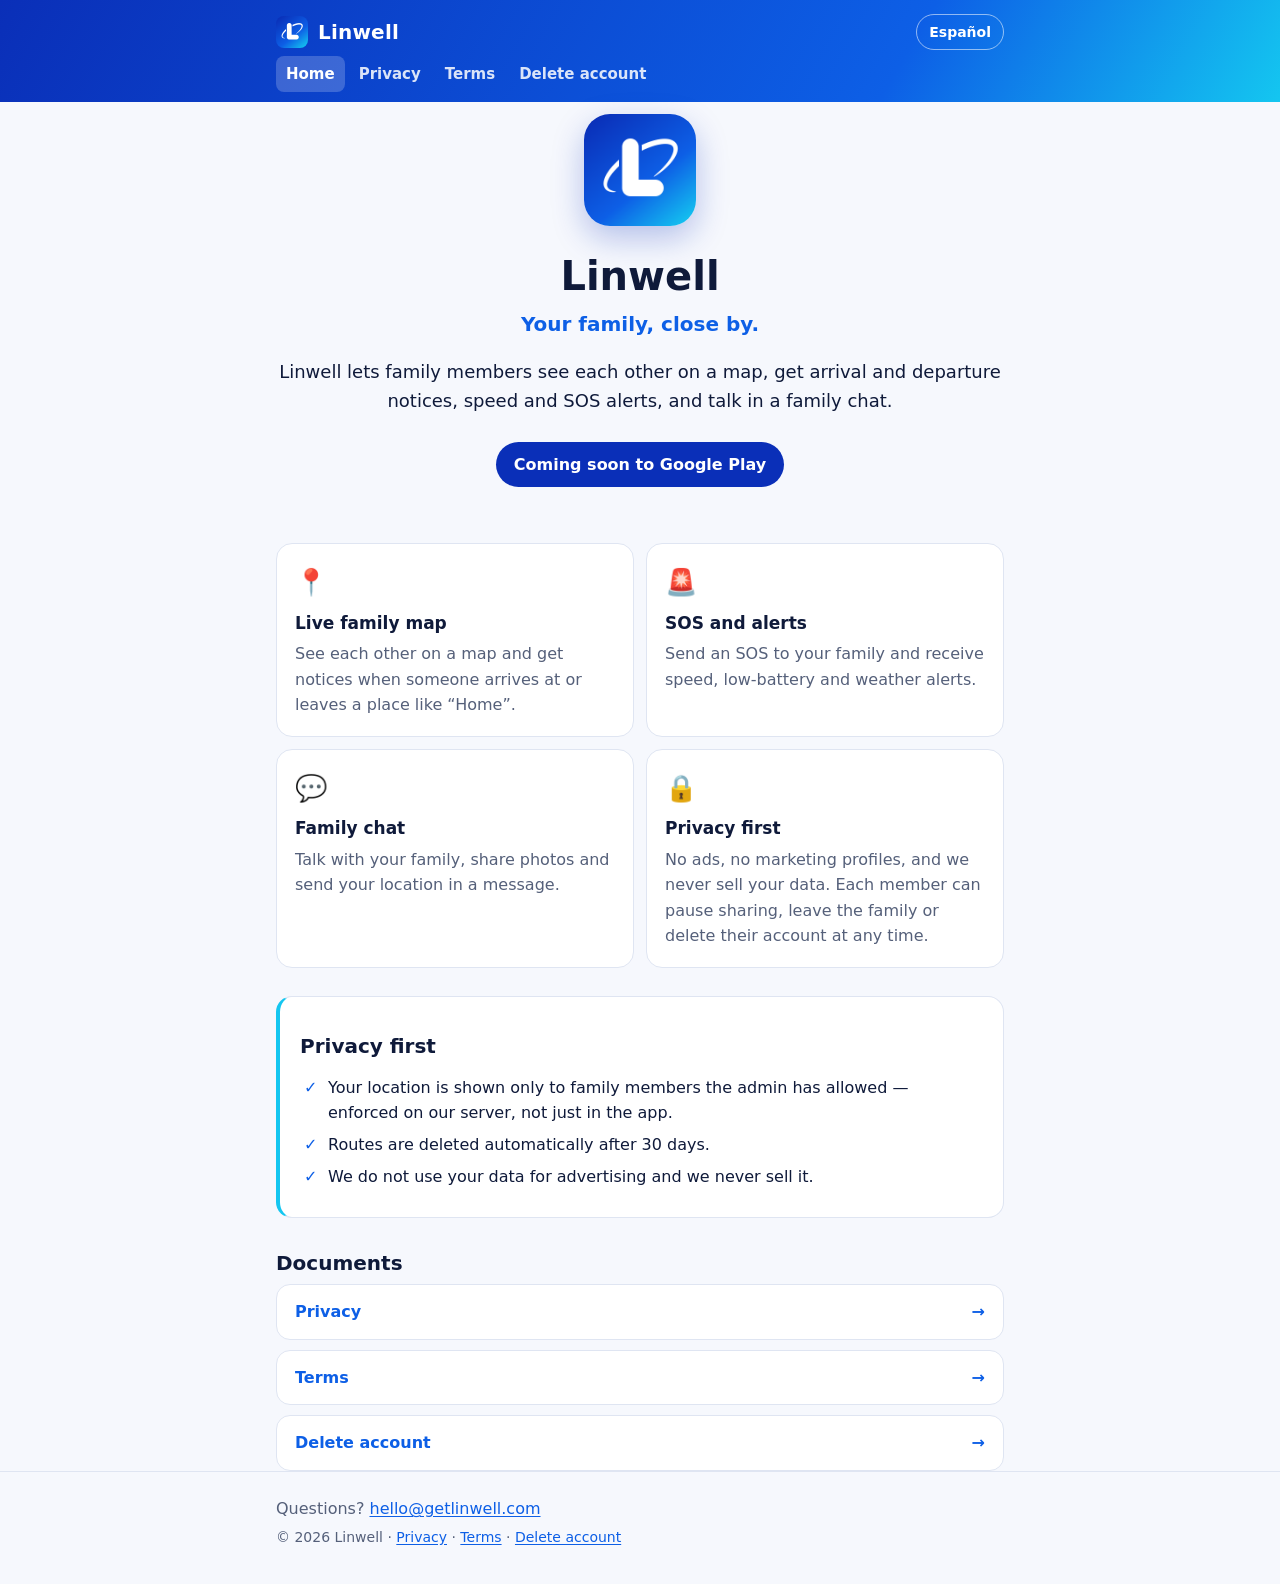
<file: index.html>
<!doctype html>
<html lang="en">
<head>
<meta charset="utf-8">
<meta name="viewport" content="width=device-width, initial-scale=1">
<title>Linwell — Family location sharing, privacy first</title>
<meta name="description" content="Linwell lets family members see each other on a map, get arrival and departure notices, speed and SOS alerts, and talk in a family chat.">
<link rel="canonical" href="https://getlinwell.com/">
<link rel="alternate" hreflang="en" href="https://getlinwell.com/">
<link rel="alternate" hreflang="es" href="https://getlinwell.com/es/">
<link rel="icon" type="image/png" href="logo.png">
<link rel="stylesheet" href="style.css">
</head>
<body>
<header class="top">
  <div class="wrap top-in">
    <a class="brand" href="./"><img src="logo.png" alt="" width="32" height="32">Linwell</a>
    <a class="lang" href="es/" hreflang="es" lang="es">Español</a>
  </div>
  <nav class="wrap nav" aria-label="Linwell"><a href="./" aria-current="page">Home</a><a href="privacy.html">Privacy</a><a href="terms.html">Terms</a><a href="delete-account.html">Delete account</a></nav>
</header>
<main class="wrap">
<section class="hero">
  <img class="hero-logo" src="logo.png" alt="Linwell" width="112" height="112">
  <h1>Linwell</h1>
  <p class="tagline">Your family, close by.</p>
  <p class="lead">Linwell lets family members see each other on a map, get arrival and departure notices, speed and SOS alerts, and talk in a family chat.</p>
  <p class="badge">Coming soon to Google Play</p>
</section>
<ul class="grid"><li class="card"><span class="ico" aria-hidden="true">📍</span><h3>Live family map</h3><p>See each other on a map and get notices when someone arrives at or leaves a place like “Home”.</p></li><li class="card"><span class="ico" aria-hidden="true">🚨</span><h3>SOS and alerts</h3><p>Send an SOS to your family and receive speed, low-battery and weather alerts.</p></li><li class="card"><span class="ico" aria-hidden="true">💬</span><h3>Family chat</h3><p>Talk with your family, share photos and send your location in a message.</p></li><li class="card"><span class="ico" aria-hidden="true">🔒</span><h3>Privacy first</h3><p>No ads, no marketing profiles, and we never sell your data. Each member can pause sharing, leave the family or delete their account at any time.</p></li></ul>
<section class="panel">
  <h2>Privacy first</h2>
  <ul class="checks"><li>Your location is shown only to family members the admin has allowed — enforced on our server, not just in the app.</li><li>Routes are deleted automatically after 30 days.</li><li>We do not use your data for advertising and we never sell it.</li></ul>
</section>
<section>
  <h2>Documents</h2>
  <div class="doclinks"><a class="doclink" href="privacy.html">Privacy <span aria-hidden="true">→</span></a><a class="doclink" href="terms.html">Terms <span aria-hidden="true">→</span></a><a class="doclink" href="delete-account.html">Delete account <span aria-hidden="true">→</span></a></div>
</section>
</main>
<footer class="foot">
  <div class="wrap">
    <p>Questions? <a href="mailto:hello@getlinwell.com">hello@getlinwell.com</a></p>
    <p class="small">© 2026 Linwell · <a href="privacy.html">Privacy</a> · <a href="terms.html">Terms</a> · <a href="delete-account.html">Delete account</a></p>
  </div>
</footer>
</body>
</html>
</file>
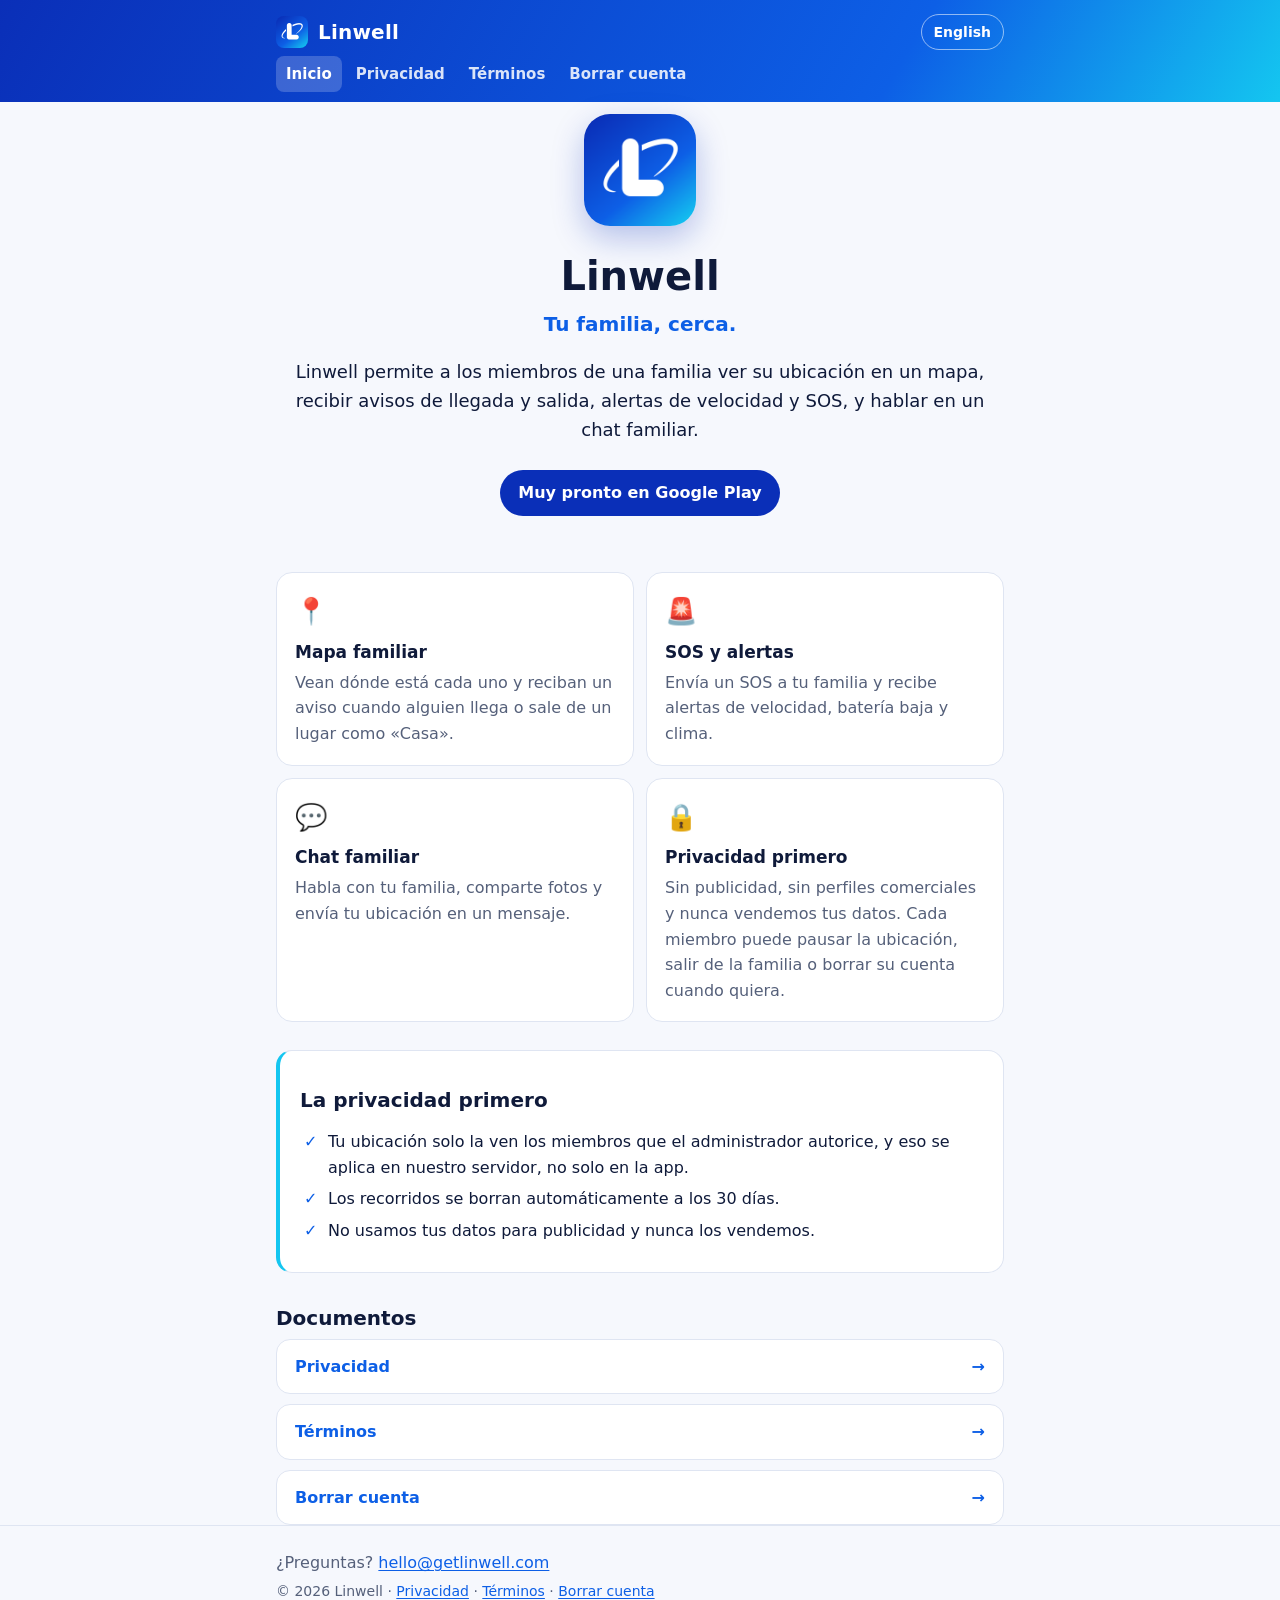
<file: es/index.html>
<!doctype html>
<html lang="es">
<head>
<meta charset="utf-8">
<meta name="viewport" content="width=device-width, initial-scale=1">
<title>Linwell — Ubicación familiar, con la privacidad primero</title>
<meta name="description" content="Linwell permite a los miembros de una familia ver su ubicación en un mapa, recibir avisos de llegada y salida, alertas de velocidad y SOS, y hablar en un chat familiar.">
<link rel="canonical" href="https://getlinwell.com/es/">
<link rel="alternate" hreflang="en" href="https://getlinwell.com/">
<link rel="alternate" hreflang="es" href="https://getlinwell.com/es/">
<link rel="icon" type="image/png" href="../logo.png">
<link rel="stylesheet" href="../style.css">
</head>
<body>
<header class="top">
  <div class="wrap top-in">
    <a class="brand" href="./"><img src="../logo.png" alt="" width="32" height="32">Linwell</a>
    <a class="lang" href="../" hreflang="en" lang="en">English</a>
  </div>
  <nav class="wrap nav" aria-label="Linwell"><a href="./" aria-current="page">Inicio</a><a href="privacy.html">Privacidad</a><a href="terms.html">Términos</a><a href="delete-account.html">Borrar cuenta</a></nav>
</header>
<main class="wrap">
<section class="hero">
  <img class="hero-logo" src="../logo.png" alt="Linwell" width="112" height="112">
  <h1>Linwell</h1>
  <p class="tagline">Tu familia, cerca.</p>
  <p class="lead">Linwell permite a los miembros de una familia ver su ubicación en un mapa, recibir avisos de llegada y salida, alertas de velocidad y SOS, y hablar en un chat familiar.</p>
  <p class="badge">Muy pronto en Google Play</p>
</section>
<ul class="grid"><li class="card"><span class="ico" aria-hidden="true">📍</span><h3>Mapa familiar</h3><p>Vean dónde está cada uno y reciban un aviso cuando alguien llega o sale de un lugar como «Casa».</p></li><li class="card"><span class="ico" aria-hidden="true">🚨</span><h3>SOS y alertas</h3><p>Envía un SOS a tu familia y recibe alertas de velocidad, batería baja y clima.</p></li><li class="card"><span class="ico" aria-hidden="true">💬</span><h3>Chat familiar</h3><p>Habla con tu familia, comparte fotos y envía tu ubicación en un mensaje.</p></li><li class="card"><span class="ico" aria-hidden="true">🔒</span><h3>Privacidad primero</h3><p>Sin publicidad, sin perfiles comerciales y nunca vendemos tus datos. Cada miembro puede pausar la ubicación, salir de la familia o borrar su cuenta cuando quiera.</p></li></ul>
<section class="panel">
  <h2>La privacidad primero</h2>
  <ul class="checks"><li>Tu ubicación solo la ven los miembros que el administrador autorice, y eso se aplica en nuestro servidor, no solo en la app.</li><li>Los recorridos se borran automáticamente a los 30 días.</li><li>No usamos tus datos para publicidad y nunca los vendemos.</li></ul>
</section>
<section>
  <h2>Documentos</h2>
  <div class="doclinks"><a class="doclink" href="privacy.html">Privacidad <span aria-hidden="true">→</span></a><a class="doclink" href="terms.html">Términos <span aria-hidden="true">→</span></a><a class="doclink" href="delete-account.html">Borrar cuenta <span aria-hidden="true">→</span></a></div>
</section>
</main>
<footer class="foot">
  <div class="wrap">
    <p>¿Preguntas? <a href="mailto:hello@getlinwell.com">hello@getlinwell.com</a></p>
    <p class="small">© 2026 Linwell · <a href="privacy.html">Privacidad</a> · <a href="terms.html">Términos</a> · <a href="delete-account.html">Borrar cuenta</a></p>
  </div>
</footer>
</body>
</html>
</file>
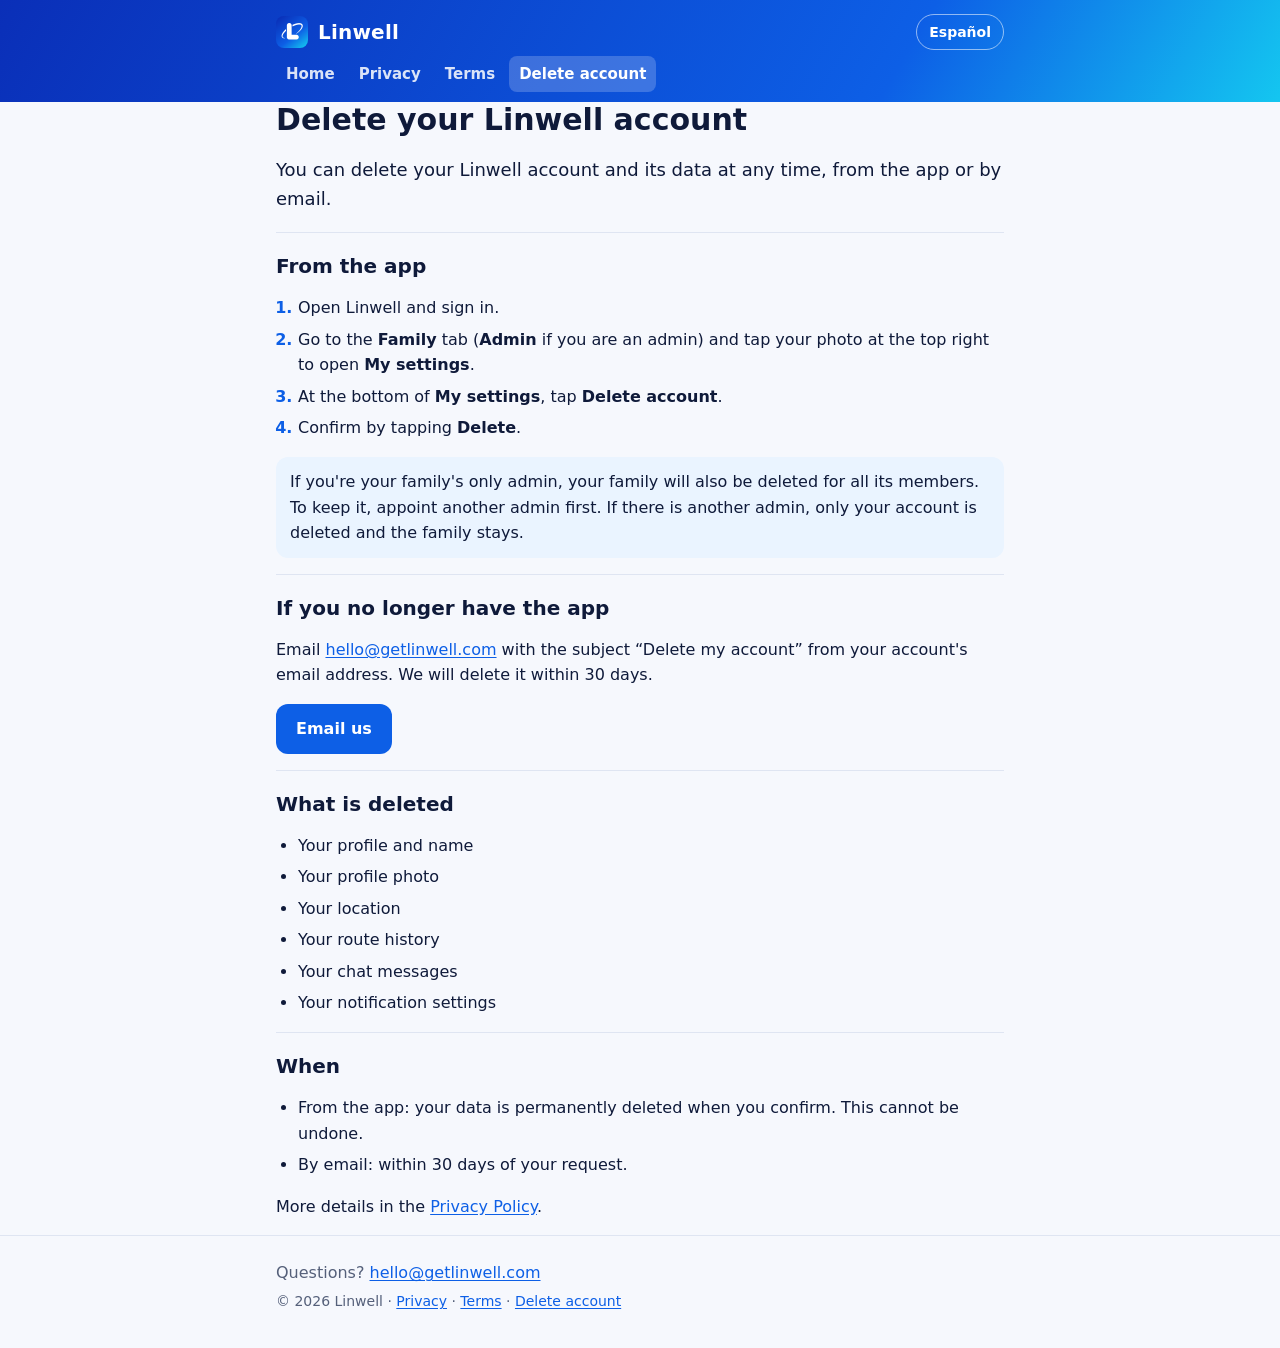
<file: delete-account.html>
<!doctype html>
<html lang="en">
<head>
<meta charset="utf-8">
<meta name="viewport" content="width=device-width, initial-scale=1">
<title>Delete your Linwell account · Linwell</title>
<meta name="description" content="You can delete your Linwell account and its data at any time, from the app or by email.">
<link rel="canonical" href="https://getlinwell.com/delete-account.html">
<link rel="alternate" hreflang="en" href="https://getlinwell.com/delete-account.html">
<link rel="alternate" hreflang="es" href="https://getlinwell.com/es/delete-account.html">
<link rel="icon" type="image/png" href="logo.png">
<link rel="stylesheet" href="style.css">
</head>
<body>
<header class="top">
  <div class="wrap top-in">
    <a class="brand" href="./"><img src="logo.png" alt="" width="32" height="32">Linwell</a>
    <a class="lang" href="es/delete-account.html" hreflang="es" lang="es">Español</a>
  </div>
  <nav class="wrap nav" aria-label="Linwell"><a href="./">Home</a><a href="privacy.html">Privacy</a><a href="terms.html">Terms</a><a href="delete-account.html" aria-current="page">Delete account</a></nav>
</header>
<main class="wrap">
<article class="doc">
<h1>Delete your Linwell account</h1>
<p class="lead">You can delete your Linwell account and its data at any time, from the app or by email.</p>
<section><h2>From the app</h2>
<ol class="steps"><li>Open Linwell and sign in.</li><li>Go to the <b>Family</b> tab (<b>Admin</b> if you are an admin) and tap your photo at the top right to open <b>My settings</b>.</li><li>At the bottom of <b>My settings</b>, tap <b>Delete account</b>.</li><li>Confirm by tapping <b>Delete</b>.</li></ol>
<p class="note">If you're your family's only admin, your family will also be deleted for all its members. To keep it, appoint another admin first. If there is another admin, only your account is deleted and the family stays.</p>
</section>
<section><h2>If you no longer have the app</h2>
<p>Email <a href="mailto:hello@getlinwell.com">hello@getlinwell.com</a> with the subject “Delete my account” from your account's email address. We will delete it within 30 days.</p>
<p><a class="button" href="mailto:hello@getlinwell.com?subject=Delete%20my%20account">Email us</a></p>
</section>
<section><h2>What is deleted</h2>
<ul><li>Your profile and name</li><li>Your profile photo</li><li>Your location</li><li>Your route history</li><li>Your chat messages</li><li>Your notification settings</li></ul>
</section>
<section><h2>When</h2>
<ul><li>From the app: your data is permanently deleted when you confirm. This cannot be undone.</li><li>By email: within 30 days of your request.</li></ul>
<p>More details in the <a href="privacy.html">Privacy Policy</a>.</p>
</section>
</article>
</main>
<footer class="foot">
  <div class="wrap">
    <p>Questions? <a href="mailto:hello@getlinwell.com">hello@getlinwell.com</a></p>
    <p class="small">© 2026 Linwell · <a href="privacy.html">Privacy</a> · <a href="terms.html">Terms</a> · <a href="delete-account.html">Delete account</a></p>
  </div>
</footer>
</body>
</html>
</file>
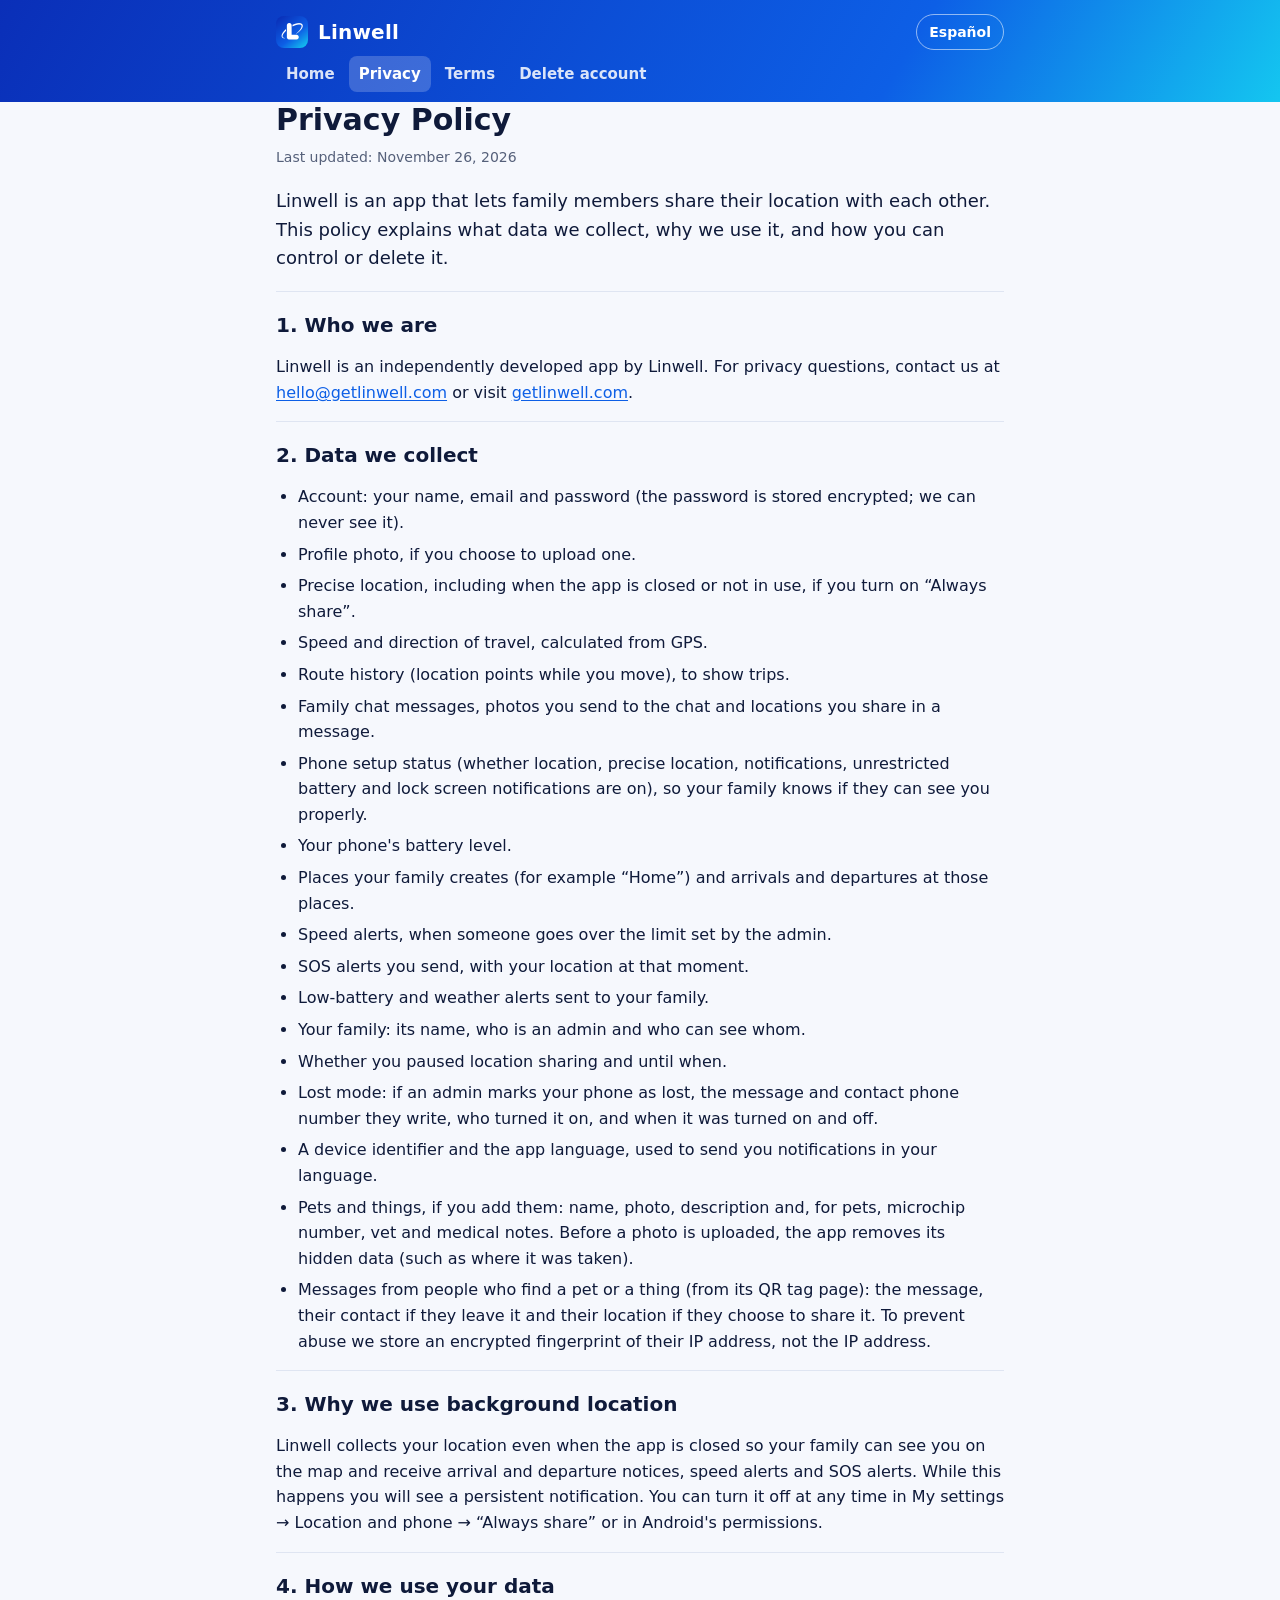
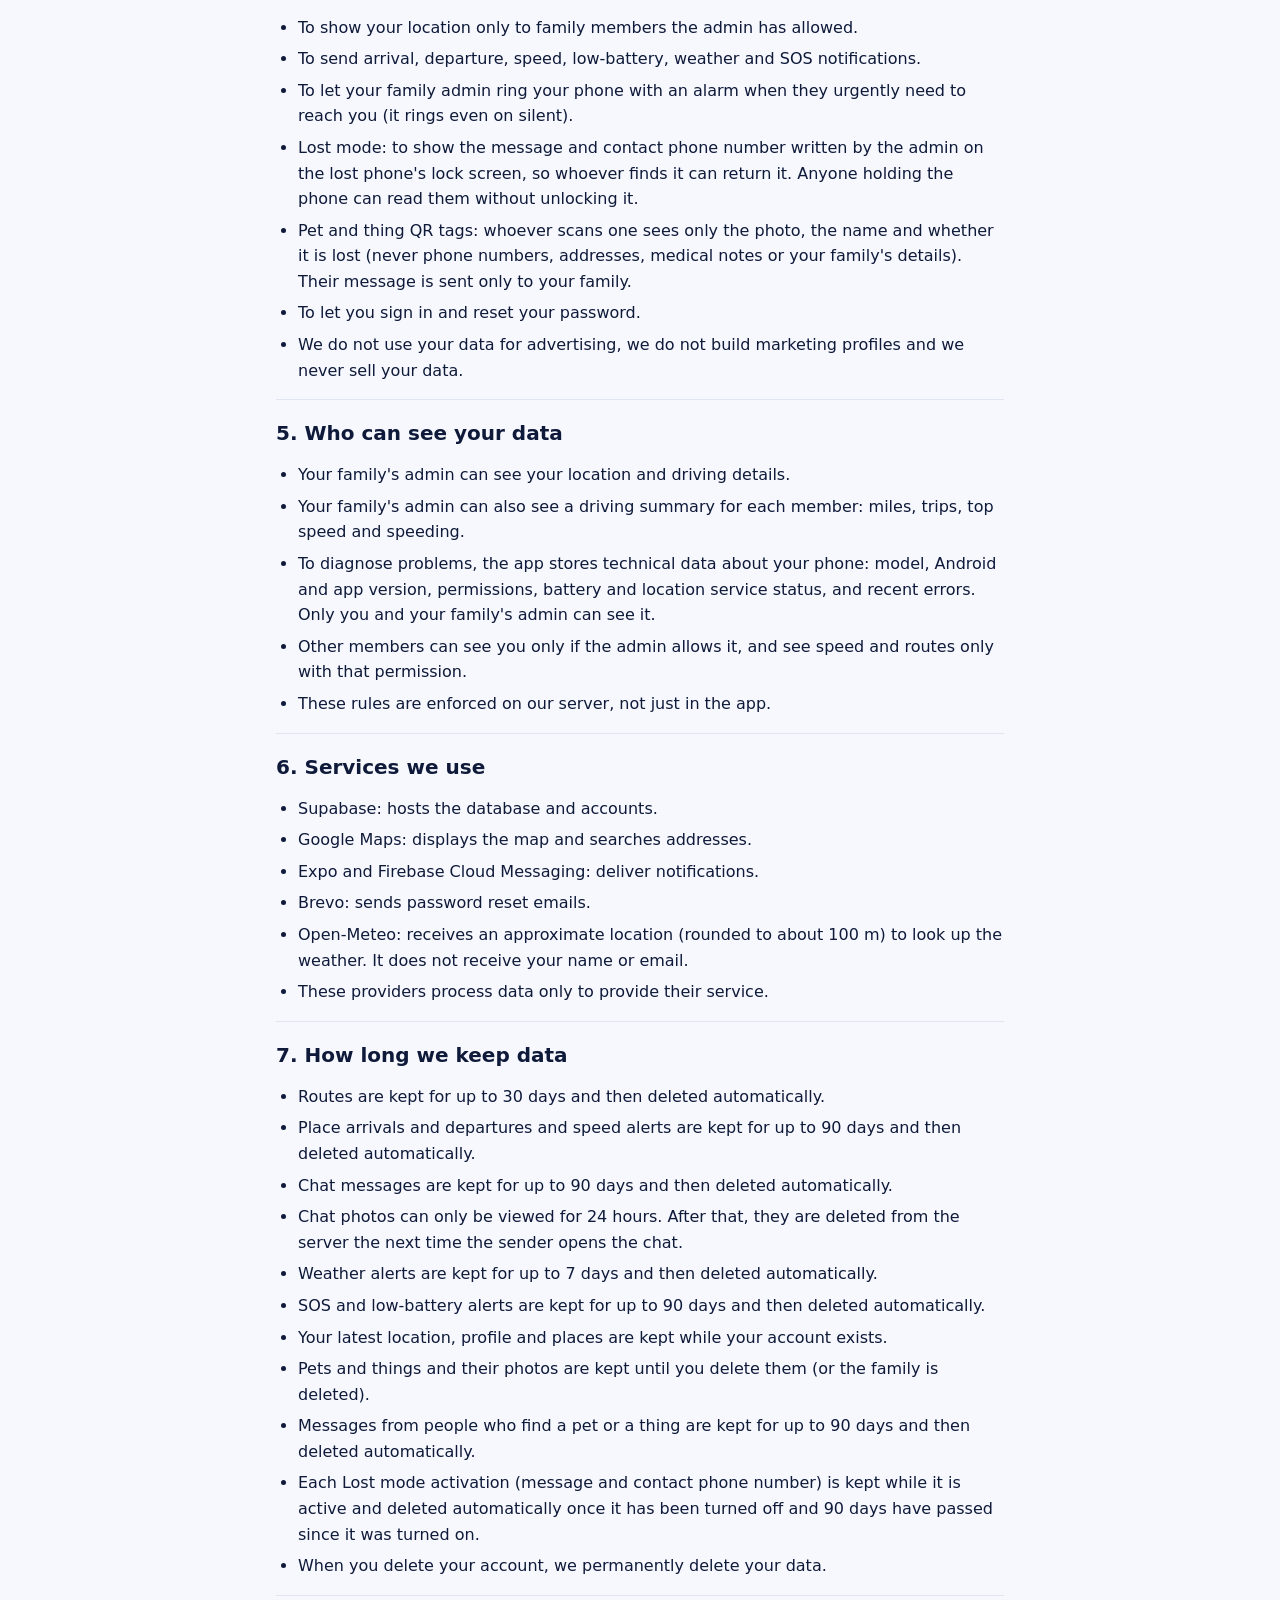
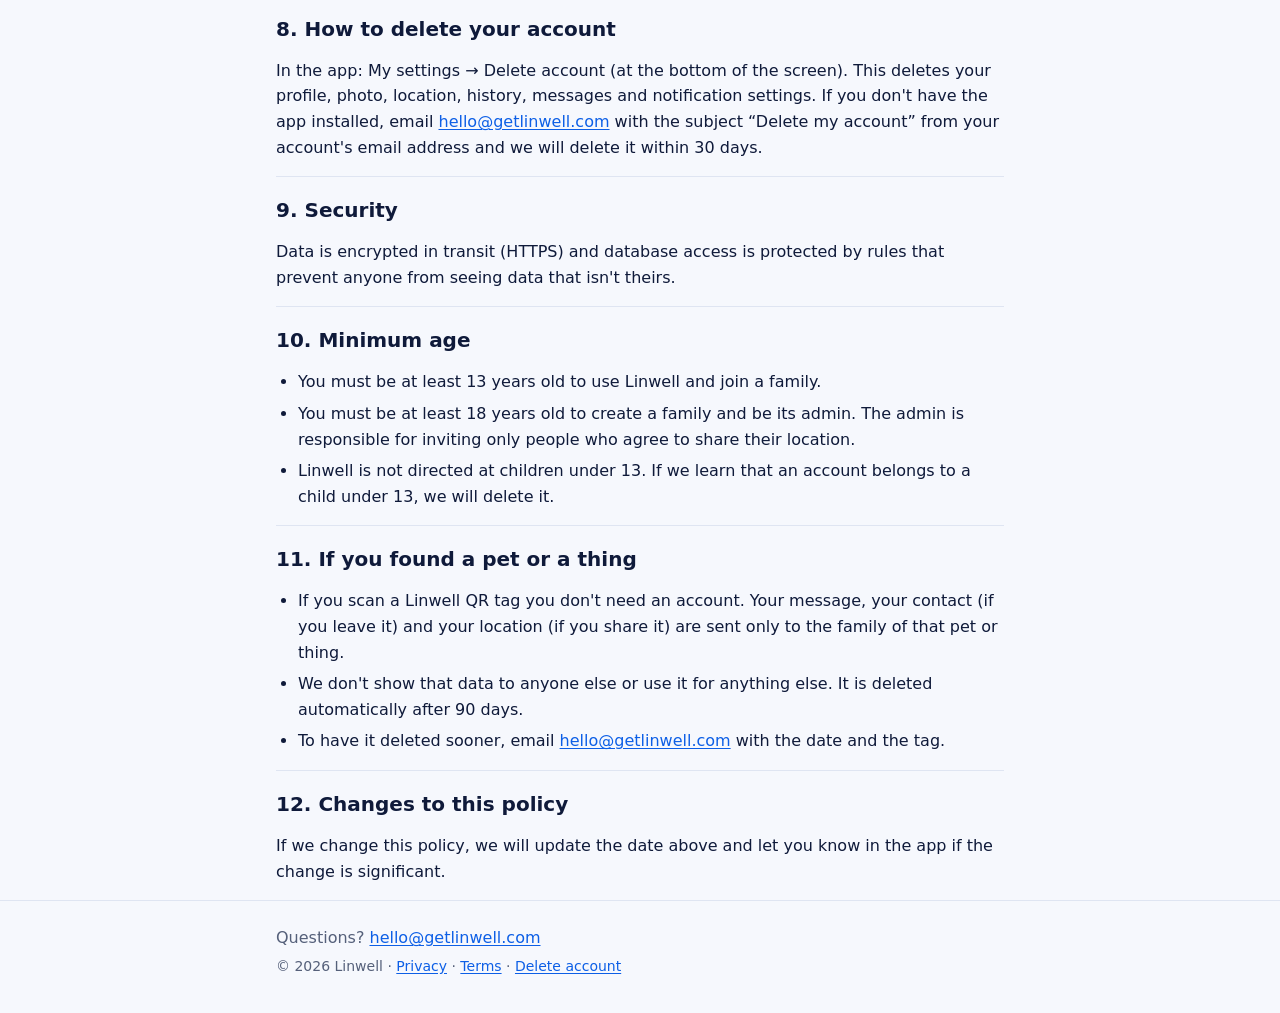
<file: privacy.html>
<!doctype html>
<html lang="en">
<head>
<meta charset="utf-8">
<meta name="viewport" content="width=device-width, initial-scale=1">
<title>Privacy Policy · Linwell</title>
<meta name="description" content="Linwell is an app that lets family members share their location with each other. This policy explains what data we collect, why we use it, and how you can control or delete it.">
<link rel="canonical" href="https://getlinwell.com/privacy.html">
<link rel="alternate" hreflang="en" href="https://getlinwell.com/privacy.html">
<link rel="alternate" hreflang="es" href="https://getlinwell.com/es/privacy.html">
<link rel="icon" type="image/png" href="logo.png">
<link rel="stylesheet" href="style.css">
</head>
<body>
<header class="top">
  <div class="wrap top-in">
    <a class="brand" href="./"><img src="logo.png" alt="" width="32" height="32">Linwell</a>
    <a class="lang" href="es/privacy.html" hreflang="es" lang="es">Español</a>
  </div>
  <nav class="wrap nav" aria-label="Linwell"><a href="./">Home</a><a href="privacy.html" aria-current="page">Privacy</a><a href="terms.html">Terms</a><a href="delete-account.html">Delete account</a></nav>
</header>
<main class="wrap">
<article class="doc">
<h1>Privacy Policy</h1>
<p class="updated">Last updated: November 26, 2026</p>
<p class="lead">Linwell is an app that lets family members share their location with each other. This policy explains what data we collect, why we use it, and how you can control or delete it.</p>
<section><h2>1. Who we are</h2>
<p>Linwell is an independently developed app by Linwell. For privacy questions, contact us at <a href="mailto:hello@getlinwell.com">hello@getlinwell.com</a> or visit <a href="https://getlinwell.com/">getlinwell.com</a>.</p>
</section>
<section><h2>2. Data we collect</h2>
<ul><li>Account: your name, email and password (the password is stored encrypted; we can never see it).</li><li>Profile photo, if you choose to upload one.</li><li>Precise location, including when the app is closed or not in use, if you turn on “Always share”.</li><li>Speed and direction of travel, calculated from GPS.</li><li>Route history (location points while you move), to show trips.</li><li>Family chat messages, photos you send to the chat and locations you share in a message.</li><li>Phone setup status (whether location, precise location, notifications, unrestricted battery and lock screen notifications are on), so your family knows if they can see you properly.</li><li>Your phone's battery level.</li><li>Places your family creates (for example “Home”) and arrivals and departures at those places.</li><li>Speed alerts, when someone goes over the limit set by the admin.</li><li>SOS alerts you send, with your location at that moment.</li><li>Low-battery and weather alerts sent to your family.</li><li>Your family: its name, who is an admin and who can see whom.</li><li>Whether you paused location sharing and until when.</li><li>Lost mode: if an admin marks your phone as lost, the message and contact phone number they write, who turned it on, and when it was turned on and off.</li><li>A device identifier and the app language, used to send you notifications in your language.</li><li>Pets and things, if you add them: name, photo, description and, for pets, microchip number, vet and medical notes. Before a photo is uploaded, the app removes its hidden data (such as where it was taken).</li><li>Messages from people who find a pet or a thing (from its QR tag page): the message, their contact if they leave it and their location if they choose to share it. To prevent abuse we store an encrypted fingerprint of their IP address, not the IP address.</li></ul>
</section>
<section><h2>3. Why we use background location</h2>
<p>Linwell collects your location even when the app is closed so your family can see you on the map and receive arrival and departure notices, speed alerts and SOS alerts. While this happens you will see a persistent notification. You can turn it off at any time in My settings → Location and phone → “Always share” or in Android's permissions.</p>
</section>
<section><h2>4. How we use your data</h2>
<ul><li>To show your location only to family members the admin has allowed.</li><li>To send arrival, departure, speed, low-battery, weather and SOS notifications.</li><li>To let your family admin ring your phone with an alarm when they urgently need to reach you (it rings even on silent).</li><li>Lost mode: to show the message and contact phone number written by the admin on the lost phone's lock screen, so whoever finds it can return it. Anyone holding the phone can read them without unlocking it.</li><li>Pet and thing QR tags: whoever scans one sees only the photo, the name and whether it is lost (never phone numbers, addresses, medical notes or your family's details). Their message is sent only to your family.</li><li>To let you sign in and reset your password.</li><li>We do not use your data for advertising, we do not build marketing profiles and we never sell your data.</li></ul>
</section>
<section><h2>5. Who can see your data</h2>
<ul><li>Your family's admin can see your location and driving details.</li><li>Your family's admin can also see a driving summary for each member: miles, trips, top speed and speeding.</li><li>To diagnose problems, the app stores technical data about your phone: model, Android and app version, permissions, battery and location service status, and recent errors. Only you and your family's admin can see it.</li><li>Other members can see you only if the admin allows it, and see speed and routes only with that permission.</li><li>These rules are enforced on our server, not just in the app.</li></ul>
</section>
<section><h2>6. Services we use</h2>
<ul><li>Supabase: hosts the database and accounts.</li><li>Google Maps: displays the map and searches addresses.</li><li>Expo and Firebase Cloud Messaging: deliver notifications.</li><li>Brevo: sends password reset emails.</li><li>Open-Meteo: receives an approximate location (rounded to about 100 m) to look up the weather. It does not receive your name or email.</li><li>These providers process data only to provide their service.</li></ul>
</section>
<section><h2>7. How long we keep data</h2>
<ul><li>Routes are kept for up to 30 days and then deleted automatically.</li><li>Place arrivals and departures and speed alerts are kept for up to 90 days and then deleted automatically.</li><li>Chat messages are kept for up to 90 days and then deleted automatically.</li><li>Chat photos can only be viewed for 24 hours. After that, they are deleted from the server the next time the sender opens the chat.</li><li>Weather alerts are kept for up to 7 days and then deleted automatically.</li><li>SOS and low-battery alerts are kept for up to 90 days and then deleted automatically.</li><li>Your latest location, profile and places are kept while your account exists.</li><li>Pets and things and their photos are kept until you delete them (or the family is deleted).</li><li>Messages from people who find a pet or a thing are kept for up to 90 days and then deleted automatically.</li><li>Each Lost mode activation (message and contact phone number) is kept while it is active and deleted automatically once it has been turned off and 90 days have passed since it was turned on.</li><li>When you delete your account, we permanently delete your data.</li></ul>
</section>
<section><h2>8. How to delete your account</h2>
<p>In the app: My settings → Delete account (at the bottom of the screen). This deletes your profile, photo, location, history, messages and notification settings. If you don't have the app installed, email <a href="mailto:hello@getlinwell.com">hello@getlinwell.com</a> with the subject “Delete my account” from your account's email address and we will delete it within 30 days.</p>
</section>
<section><h2>9. Security</h2>
<p>Data is encrypted in transit (HTTPS) and database access is protected by rules that prevent anyone from seeing data that isn't theirs.</p>
</section>
<section><h2>10. Minimum age</h2>
<ul><li>You must be at least 13 years old to use Linwell and join a family.</li><li>You must be at least 18 years old to create a family and be its admin. The admin is responsible for inviting only people who agree to share their location.</li><li>Linwell is not directed at children under 13. If we learn that an account belongs to a child under 13, we will delete it.</li></ul>
</section>
<section><h2>11. If you found a pet or a thing</h2>
<ul><li>If you scan a Linwell QR tag you don't need an account. Your message, your contact (if you leave it) and your location (if you share it) are sent only to the family of that pet or thing.</li><li>We don't show that data to anyone else or use it for anything else. It is deleted automatically after 90 days.</li><li>To have it deleted sooner, email <a href="mailto:hello@getlinwell.com">hello@getlinwell.com</a> with the date and the tag.</li></ul>
</section>
<section><h2>12. Changes to this policy</h2>
<p>If we change this policy, we will update the date above and let you know in the app if the change is significant.</p>
</section>
</article>
</main>
<footer class="foot">
  <div class="wrap">
    <p>Questions? <a href="mailto:hello@getlinwell.com">hello@getlinwell.com</a></p>
    <p class="small">© 2026 Linwell · <a href="privacy.html">Privacy</a> · <a href="terms.html">Terms</a> · <a href="delete-account.html">Delete account</a></p>
  </div>
</footer>
</body>
</html>
</file>
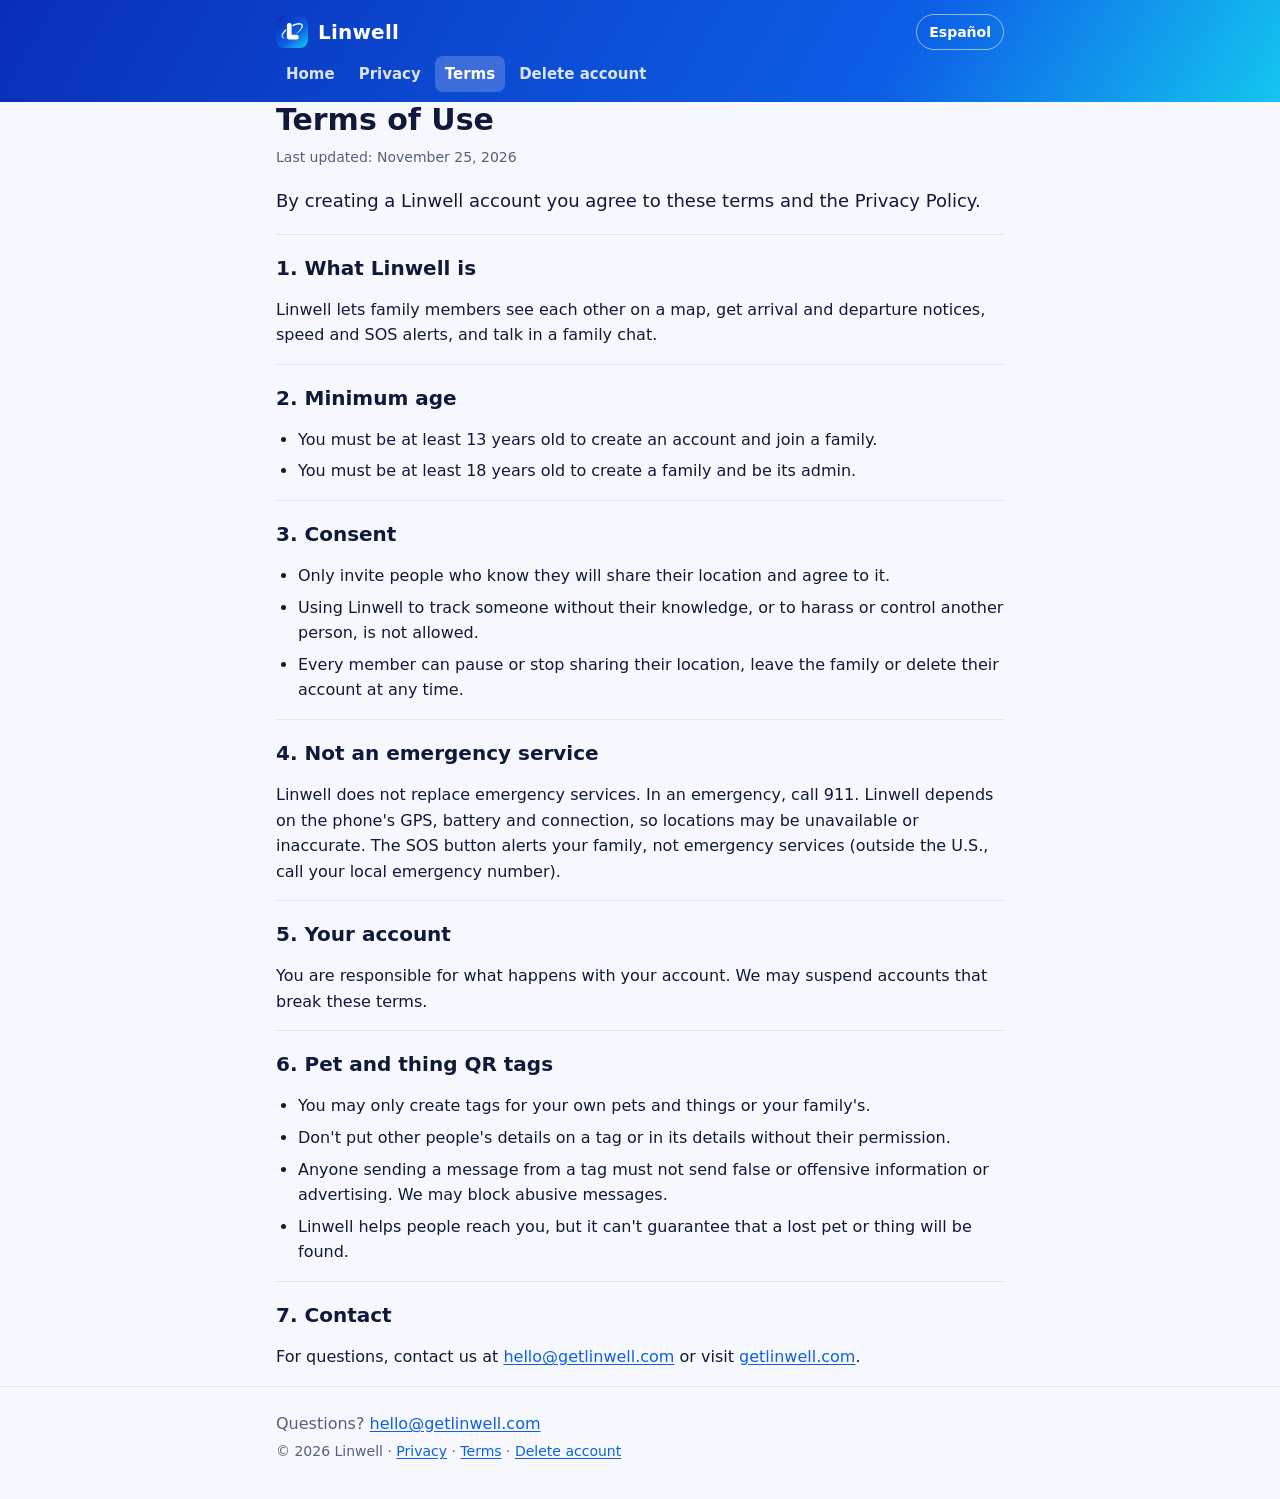
<file: terms.html>
<!doctype html>
<html lang="en">
<head>
<meta charset="utf-8">
<meta name="viewport" content="width=device-width, initial-scale=1">
<title>Terms of Use · Linwell</title>
<meta name="description" content="By creating a Linwell account you agree to these terms and the Privacy Policy.">
<link rel="canonical" href="https://getlinwell.com/terms.html">
<link rel="alternate" hreflang="en" href="https://getlinwell.com/terms.html">
<link rel="alternate" hreflang="es" href="https://getlinwell.com/es/terms.html">
<link rel="icon" type="image/png" href="logo.png">
<link rel="stylesheet" href="style.css">
</head>
<body>
<header class="top">
  <div class="wrap top-in">
    <a class="brand" href="./"><img src="logo.png" alt="" width="32" height="32">Linwell</a>
    <a class="lang" href="es/terms.html" hreflang="es" lang="es">Español</a>
  </div>
  <nav class="wrap nav" aria-label="Linwell"><a href="./">Home</a><a href="privacy.html">Privacy</a><a href="terms.html" aria-current="page">Terms</a><a href="delete-account.html">Delete account</a></nav>
</header>
<main class="wrap">
<article class="doc">
<h1>Terms of Use</h1>
<p class="updated">Last updated: November 25, 2026</p>
<p class="lead">By creating a Linwell account you agree to these terms and the Privacy Policy.</p>
<section><h2>1. What Linwell is</h2>
<p>Linwell lets family members see each other on a map, get arrival and departure notices, speed and SOS alerts, and talk in a family chat.</p>
</section>
<section><h2>2. Minimum age</h2>
<ul><li>You must be at least 13 years old to create an account and join a family.</li><li>You must be at least 18 years old to create a family and be its admin.</li></ul>
</section>
<section><h2>3. Consent</h2>
<ul><li>Only invite people who know they will share their location and agree to it.</li><li>Using Linwell to track someone without their knowledge, or to harass or control another person, is not allowed.</li><li>Every member can pause or stop sharing their location, leave the family or delete their account at any time.</li></ul>
</section>
<section><h2>4. Not an emergency service</h2>
<p>Linwell does not replace emergency services. In an emergency, call 911. Linwell depends on the phone's GPS, battery and connection, so locations may be unavailable or inaccurate. The SOS button alerts your family, not emergency services (outside the U.S., call your local emergency number).</p>
</section>
<section><h2>5. Your account</h2>
<p>You are responsible for what happens with your account. We may suspend accounts that break these terms.</p>
</section>
<section><h2>6. Pet and thing QR tags</h2>
<ul><li>You may only create tags for your own pets and things or your family's.</li><li>Don't put other people's details on a tag or in its details without their permission.</li><li>Anyone sending a message from a tag must not send false or offensive information or advertising. We may block abusive messages.</li><li>Linwell helps people reach you, but it can't guarantee that a lost pet or thing will be found.</li></ul>
</section>
<section><h2>7. Contact</h2>
<p>For questions, contact us at <a href="mailto:hello@getlinwell.com">hello@getlinwell.com</a> or visit <a href="https://getlinwell.com/">getlinwell.com</a>.</p>
</section>
</article>
</main>
<footer class="foot">
  <div class="wrap">
    <p>Questions? <a href="mailto:hello@getlinwell.com">hello@getlinwell.com</a></p>
    <p class="small">© 2026 Linwell · <a href="privacy.html">Privacy</a> · <a href="terms.html">Terms</a> · <a href="delete-account.html">Delete account</a></p>
  </div>
</footer>
</body>
</html>
</file>
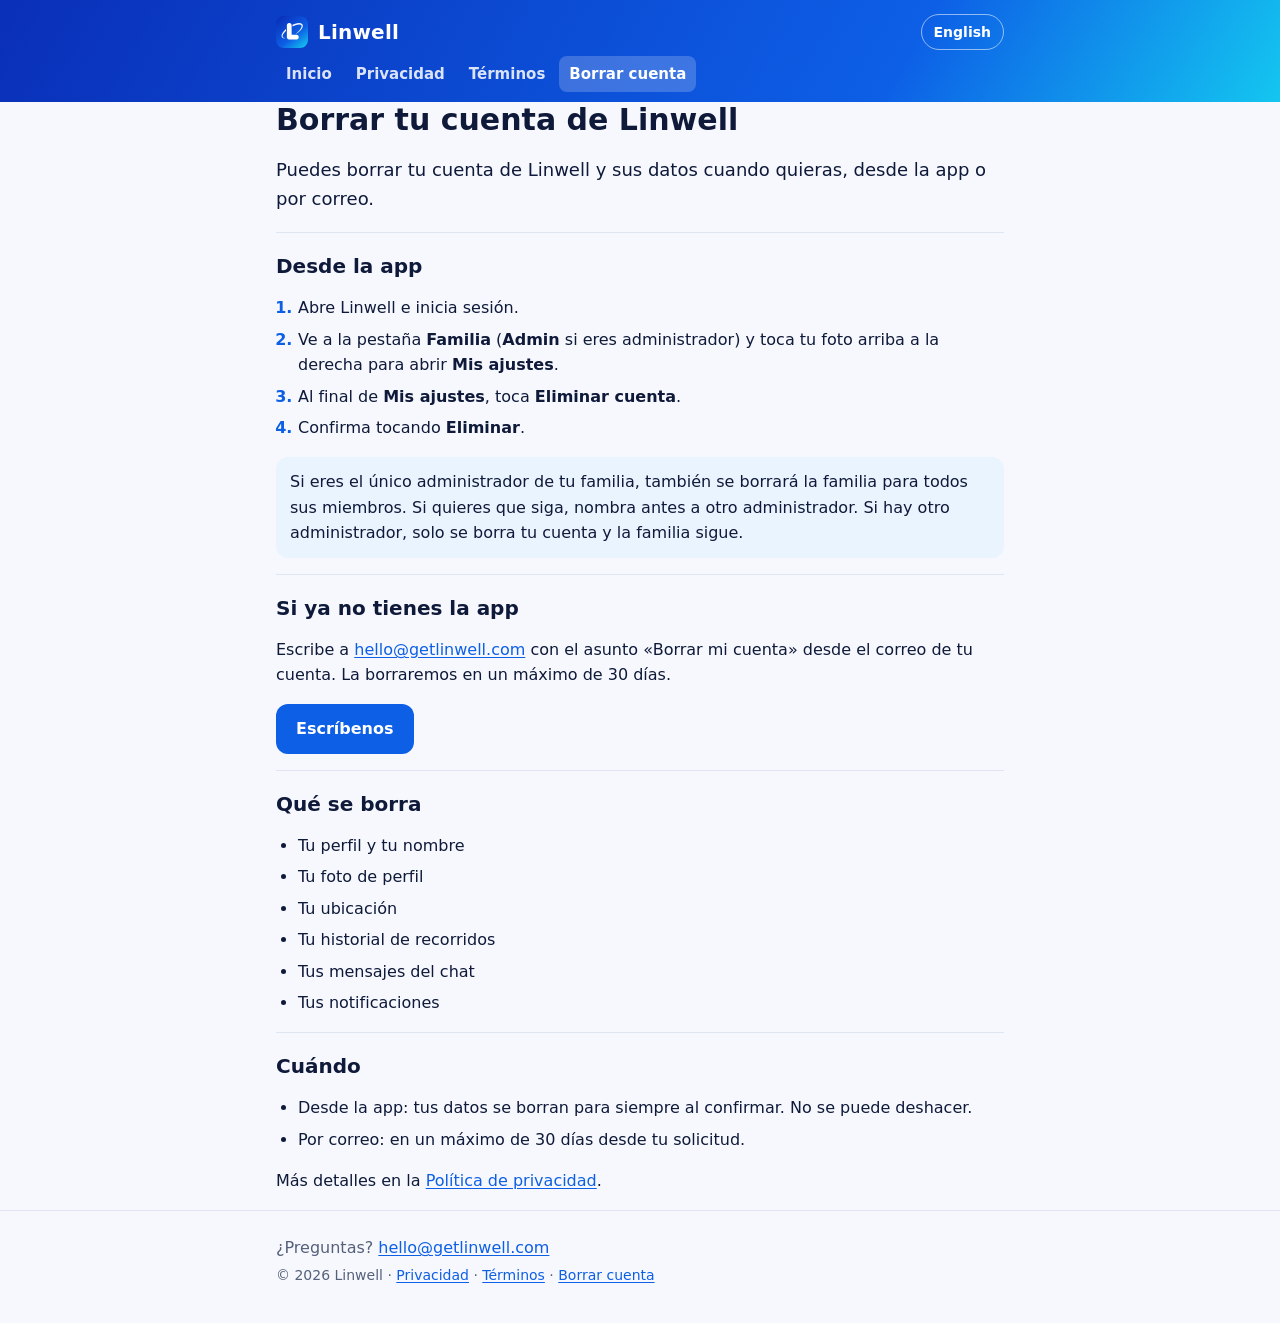
<file: es/delete-account.html>
<!doctype html>
<html lang="es">
<head>
<meta charset="utf-8">
<meta name="viewport" content="width=device-width, initial-scale=1">
<title>Borrar tu cuenta de Linwell · Linwell</title>
<meta name="description" content="Puedes borrar tu cuenta de Linwell y sus datos cuando quieras, desde la app o por correo.">
<link rel="canonical" href="https://getlinwell.com/es/delete-account.html">
<link rel="alternate" hreflang="en" href="https://getlinwell.com/delete-account.html">
<link rel="alternate" hreflang="es" href="https://getlinwell.com/es/delete-account.html">
<link rel="icon" type="image/png" href="../logo.png">
<link rel="stylesheet" href="../style.css">
</head>
<body>
<header class="top">
  <div class="wrap top-in">
    <a class="brand" href="./"><img src="../logo.png" alt="" width="32" height="32">Linwell</a>
    <a class="lang" href="../delete-account.html" hreflang="en" lang="en">English</a>
  </div>
  <nav class="wrap nav" aria-label="Linwell"><a href="./">Inicio</a><a href="privacy.html">Privacidad</a><a href="terms.html">Términos</a><a href="delete-account.html" aria-current="page">Borrar cuenta</a></nav>
</header>
<main class="wrap">
<article class="doc">
<h1>Borrar tu cuenta de Linwell</h1>
<p class="lead">Puedes borrar tu cuenta de Linwell y sus datos cuando quieras, desde la app o por correo.</p>
<section><h2>Desde la app</h2>
<ol class="steps"><li>Abre Linwell e inicia sesión.</li><li>Ve a la pestaña <b>Familia</b> (<b>Admin</b> si eres administrador) y toca tu foto arriba a la derecha para abrir <b>Mis ajustes</b>.</li><li>Al final de <b>Mis ajustes</b>, toca <b>Eliminar cuenta</b>.</li><li>Confirma tocando <b>Eliminar</b>.</li></ol>
<p class="note">Si eres el único administrador de tu familia, también se borrará la familia para todos sus miembros. Si quieres que siga, nombra antes a otro administrador. Si hay otro administrador, solo se borra tu cuenta y la familia sigue.</p>
</section>
<section><h2>Si ya no tienes la app</h2>
<p>Escribe a <a href="mailto:hello@getlinwell.com">hello@getlinwell.com</a> con el asunto «Borrar mi cuenta» desde el correo de tu cuenta. La borraremos en un máximo de 30 días.</p>
<p><a class="button" href="mailto:hello@getlinwell.com?subject=Borrar%20mi%20cuenta">Escríbenos</a></p>
</section>
<section><h2>Qué se borra</h2>
<ul><li>Tu perfil y tu nombre</li><li>Tu foto de perfil</li><li>Tu ubicación</li><li>Tu historial de recorridos</li><li>Tus mensajes del chat</li><li>Tus notificaciones</li></ul>
</section>
<section><h2>Cuándo</h2>
<ul><li>Desde la app: tus datos se borran para siempre al confirmar. No se puede deshacer.</li><li>Por correo: en un máximo de 30 días desde tu solicitud.</li></ul>
<p>Más detalles en la <a href="privacy.html">Política de privacidad</a>.</p>
</section>
</article>
</main>
<footer class="foot">
  <div class="wrap">
    <p>¿Preguntas? <a href="mailto:hello@getlinwell.com">hello@getlinwell.com</a></p>
    <p class="small">© 2026 Linwell · <a href="privacy.html">Privacidad</a> · <a href="terms.html">Términos</a> · <a href="delete-account.html">Borrar cuenta</a></p>
  </div>
</footer>
</body>
</html>
</file>
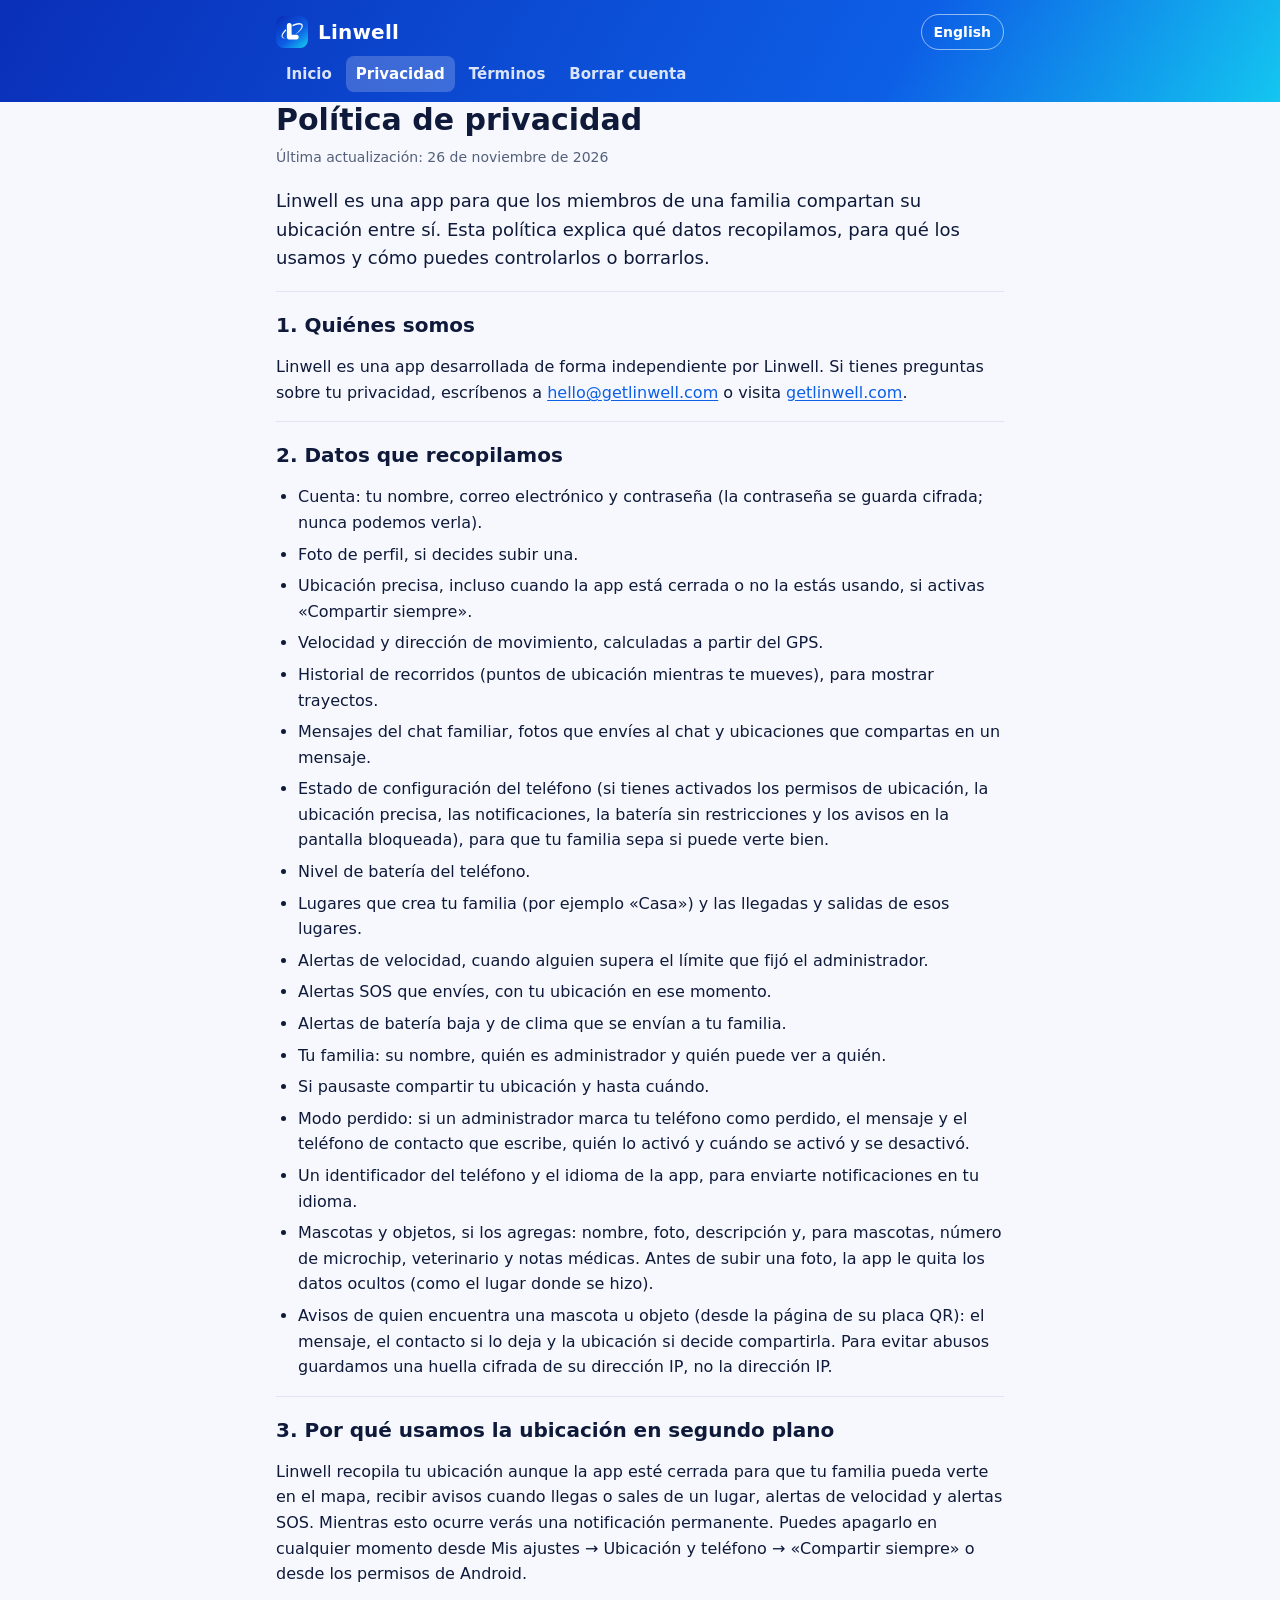
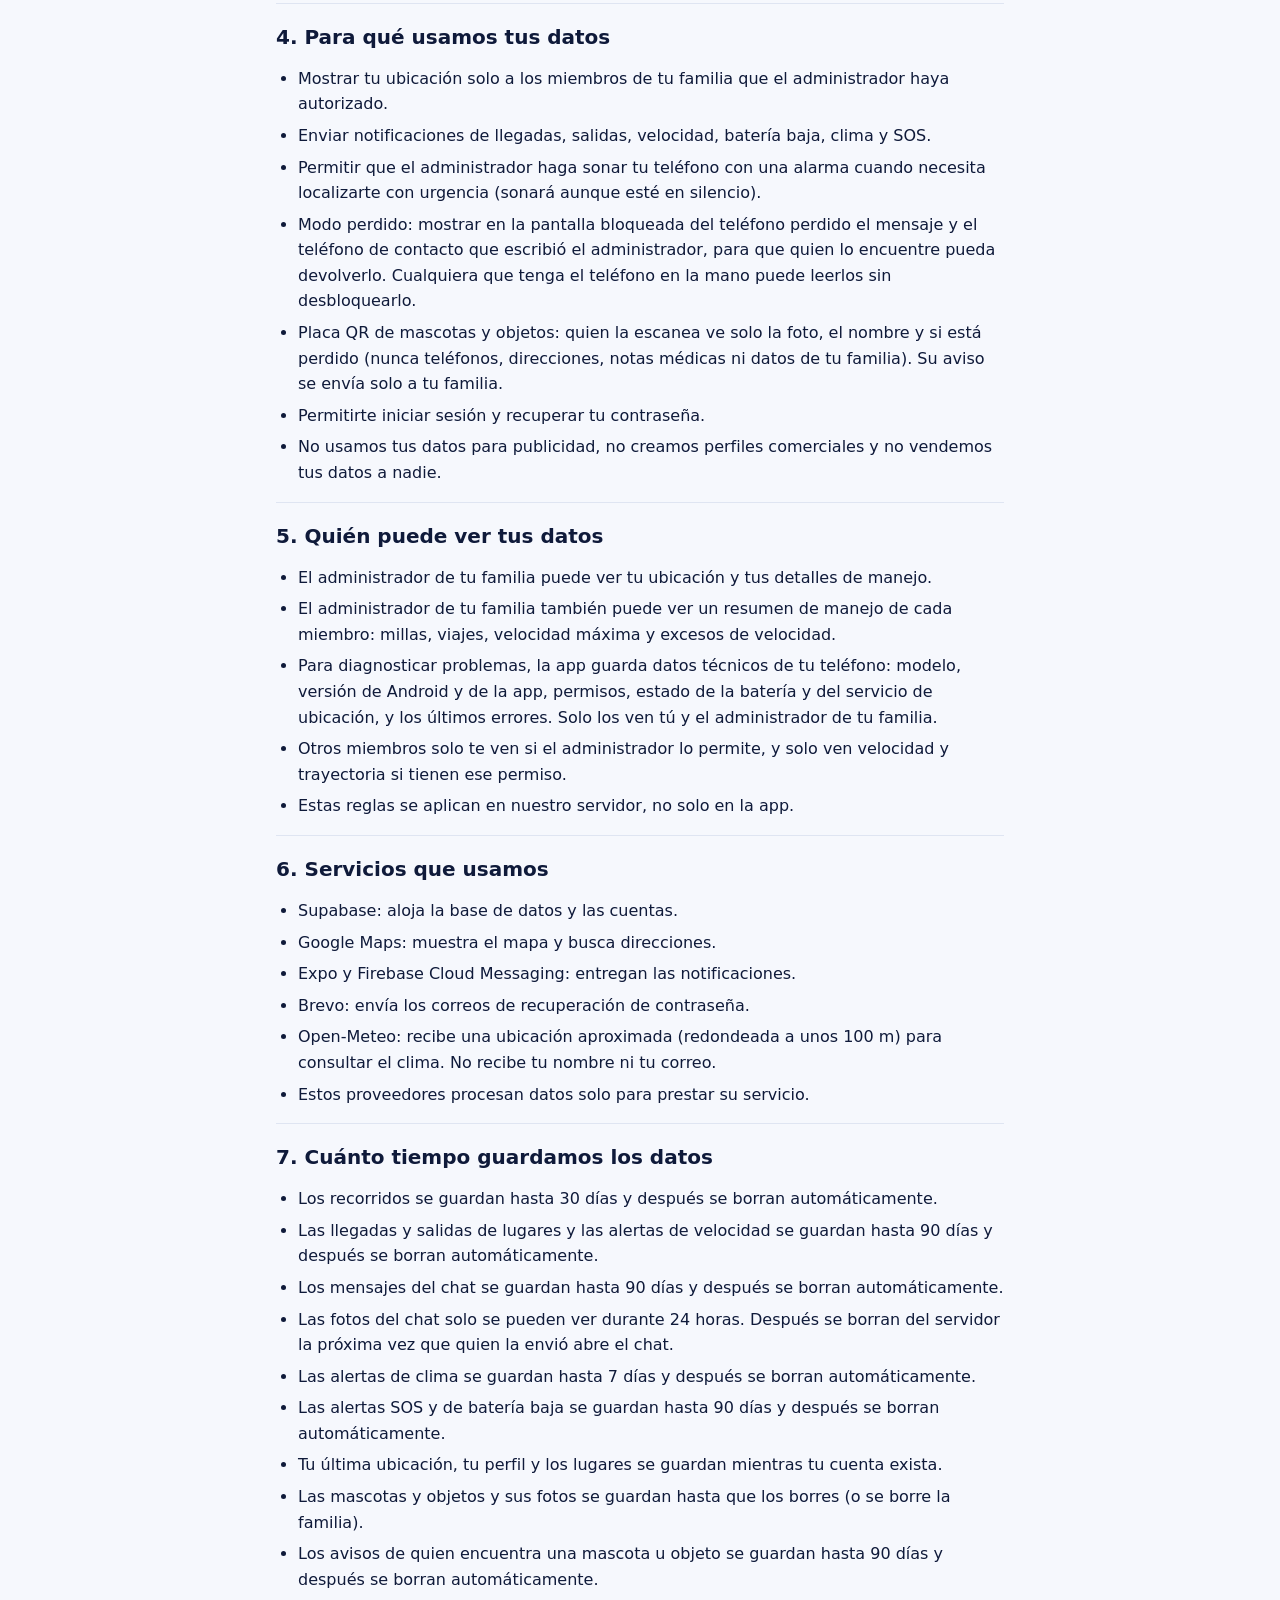
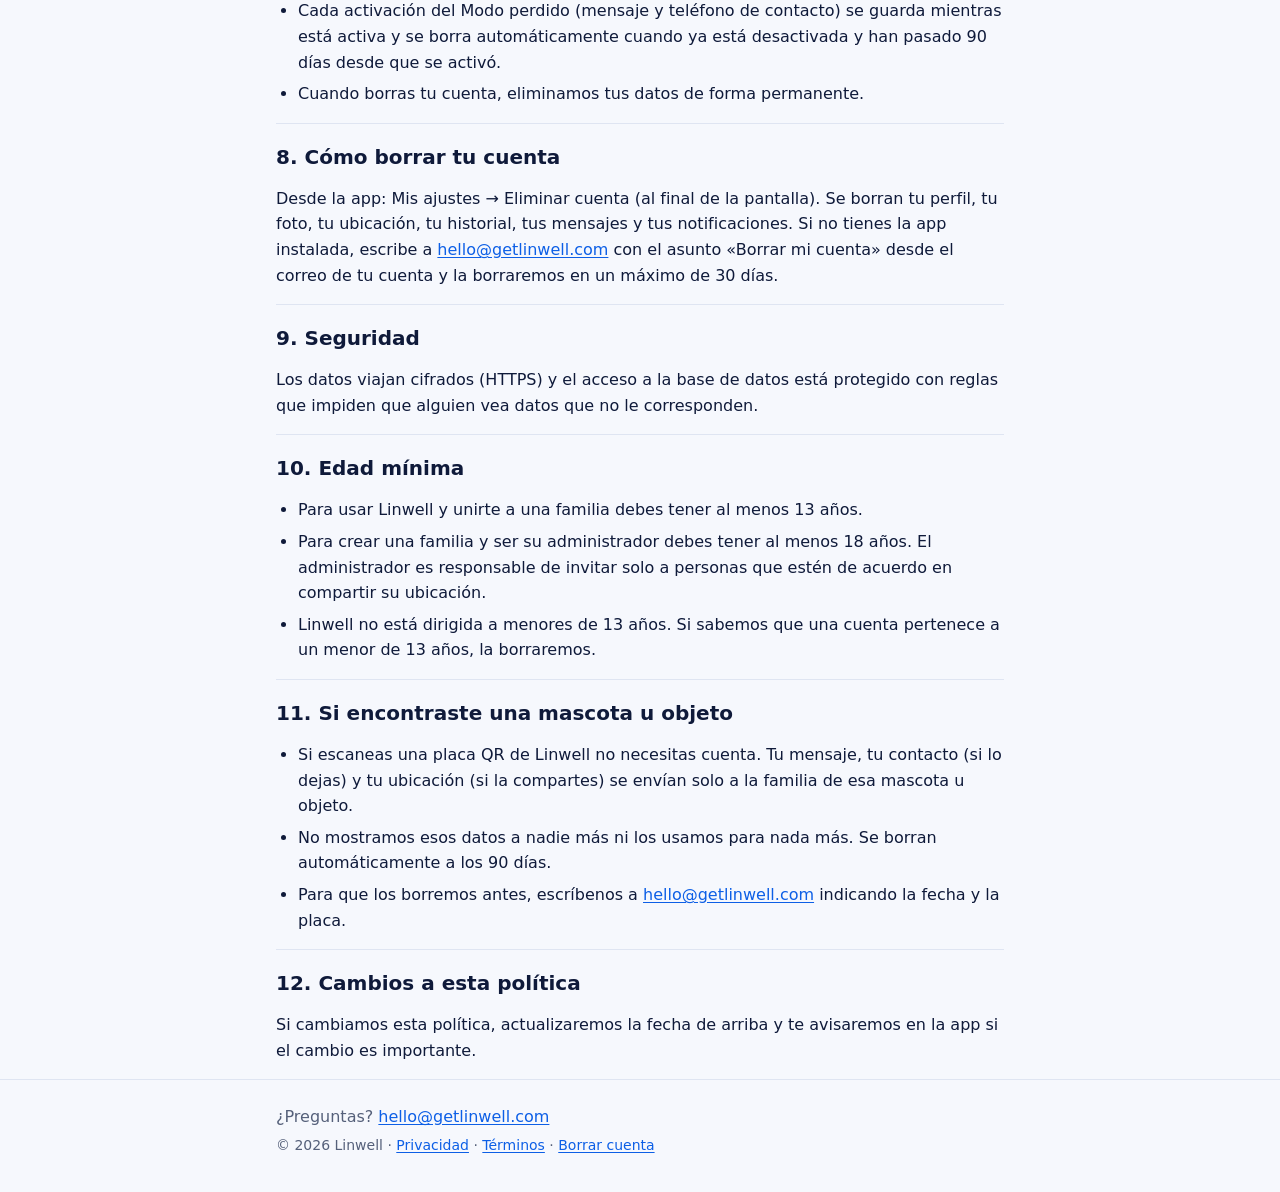
<file: es/privacy.html>
<!doctype html>
<html lang="es">
<head>
<meta charset="utf-8">
<meta name="viewport" content="width=device-width, initial-scale=1">
<title>Política de privacidad · Linwell</title>
<meta name="description" content="Linwell es una app para que los miembros de una familia compartan su ubicación entre sí. Esta política explica qué datos recopilamos, para qué los usamos y cómo puedes controlarlos o borrarlos.">
<link rel="canonical" href="https://getlinwell.com/es/privacy.html">
<link rel="alternate" hreflang="en" href="https://getlinwell.com/privacy.html">
<link rel="alternate" hreflang="es" href="https://getlinwell.com/es/privacy.html">
<link rel="icon" type="image/png" href="../logo.png">
<link rel="stylesheet" href="../style.css">
</head>
<body>
<header class="top">
  <div class="wrap top-in">
    <a class="brand" href="./"><img src="../logo.png" alt="" width="32" height="32">Linwell</a>
    <a class="lang" href="../privacy.html" hreflang="en" lang="en">English</a>
  </div>
  <nav class="wrap nav" aria-label="Linwell"><a href="./">Inicio</a><a href="privacy.html" aria-current="page">Privacidad</a><a href="terms.html">Términos</a><a href="delete-account.html">Borrar cuenta</a></nav>
</header>
<main class="wrap">
<article class="doc">
<h1>Política de privacidad</h1>
<p class="updated">Última actualización: 26 de noviembre de 2026</p>
<p class="lead">Linwell es una app para que los miembros de una familia compartan su ubicación entre sí. Esta política explica qué datos recopilamos, para qué los usamos y cómo puedes controlarlos o borrarlos.</p>
<section><h2>1. Quiénes somos</h2>
<p>Linwell es una app desarrollada de forma independiente por Linwell. Si tienes preguntas sobre tu privacidad, escríbenos a <a href="mailto:hello@getlinwell.com">hello@getlinwell.com</a> o visita <a href="https://getlinwell.com/">getlinwell.com</a>.</p>
</section>
<section><h2>2. Datos que recopilamos</h2>
<ul><li>Cuenta: tu nombre, correo electrónico y contraseña (la contraseña se guarda cifrada; nunca podemos verla).</li><li>Foto de perfil, si decides subir una.</li><li>Ubicación precisa, incluso cuando la app está cerrada o no la estás usando, si activas «Compartir siempre».</li><li>Velocidad y dirección de movimiento, calculadas a partir del GPS.</li><li>Historial de recorridos (puntos de ubicación mientras te mueves), para mostrar trayectos.</li><li>Mensajes del chat familiar, fotos que envíes al chat y ubicaciones que compartas en un mensaje.</li><li>Estado de configuración del teléfono (si tienes activados los permisos de ubicación, la ubicación precisa, las notificaciones, la batería sin restricciones y los avisos en la pantalla bloqueada), para que tu familia sepa si puede verte bien.</li><li>Nivel de batería del teléfono.</li><li>Lugares que crea tu familia (por ejemplo «Casa») y las llegadas y salidas de esos lugares.</li><li>Alertas de velocidad, cuando alguien supera el límite que fijó el administrador.</li><li>Alertas SOS que envíes, con tu ubicación en ese momento.</li><li>Alertas de batería baja y de clima que se envían a tu familia.</li><li>Tu familia: su nombre, quién es administrador y quién puede ver a quién.</li><li>Si pausaste compartir tu ubicación y hasta cuándo.</li><li>Modo perdido: si un administrador marca tu teléfono como perdido, el mensaje y el teléfono de contacto que escribe, quién lo activó y cuándo se activó y se desactivó.</li><li>Un identificador del teléfono y el idioma de la app, para enviarte notificaciones en tu idioma.</li><li>Mascotas y objetos, si los agregas: nombre, foto, descripción y, para mascotas, número de microchip, veterinario y notas médicas. Antes de subir una foto, la app le quita los datos ocultos (como el lugar donde se hizo).</li><li>Avisos de quien encuentra una mascota u objeto (desde la página de su placa QR): el mensaje, el contacto si lo deja y la ubicación si decide compartirla. Para evitar abusos guardamos una huella cifrada de su dirección IP, no la dirección IP.</li></ul>
</section>
<section><h2>3. Por qué usamos la ubicación en segundo plano</h2>
<p>Linwell recopila tu ubicación aunque la app esté cerrada para que tu familia pueda verte en el mapa, recibir avisos cuando llegas o sales de un lugar, alertas de velocidad y alertas SOS. Mientras esto ocurre verás una notificación permanente. Puedes apagarlo en cualquier momento desde Mis ajustes → Ubicación y teléfono → «Compartir siempre» o desde los permisos de Android.</p>
</section>
<section><h2>4. Para qué usamos tus datos</h2>
<ul><li>Mostrar tu ubicación solo a los miembros de tu familia que el administrador haya autorizado.</li><li>Enviar notificaciones de llegadas, salidas, velocidad, batería baja, clima y SOS.</li><li>Permitir que el administrador haga sonar tu teléfono con una alarma cuando necesita localizarte con urgencia (sonará aunque esté en silencio).</li><li>Modo perdido: mostrar en la pantalla bloqueada del teléfono perdido el mensaje y el teléfono de contacto que escribió el administrador, para que quien lo encuentre pueda devolverlo. Cualquiera que tenga el teléfono en la mano puede leerlos sin desbloquearlo.</li><li>Placa QR de mascotas y objetos: quien la escanea ve solo la foto, el nombre y si está perdido (nunca teléfonos, direcciones, notas médicas ni datos de tu familia). Su aviso se envía solo a tu familia.</li><li>Permitirte iniciar sesión y recuperar tu contraseña.</li><li>No usamos tus datos para publicidad, no creamos perfiles comerciales y no vendemos tus datos a nadie.</li></ul>
</section>
<section><h2>5. Quién puede ver tus datos</h2>
<ul><li>El administrador de tu familia puede ver tu ubicación y tus detalles de manejo.</li><li>El administrador de tu familia también puede ver un resumen de manejo de cada miembro: millas, viajes, velocidad máxima y excesos de velocidad.</li><li>Para diagnosticar problemas, la app guarda datos técnicos de tu teléfono: modelo, versión de Android y de la app, permisos, estado de la batería y del servicio de ubicación, y los últimos errores. Solo los ven tú y el administrador de tu familia.</li><li>Otros miembros solo te ven si el administrador lo permite, y solo ven velocidad y trayectoria si tienen ese permiso.</li><li>Estas reglas se aplican en nuestro servidor, no solo en la app.</li></ul>
</section>
<section><h2>6. Servicios que usamos</h2>
<ul><li>Supabase: aloja la base de datos y las cuentas.</li><li>Google Maps: muestra el mapa y busca direcciones.</li><li>Expo y Firebase Cloud Messaging: entregan las notificaciones.</li><li>Brevo: envía los correos de recuperación de contraseña.</li><li>Open-Meteo: recibe una ubicación aproximada (redondeada a unos 100 m) para consultar el clima. No recibe tu nombre ni tu correo.</li><li>Estos proveedores procesan datos solo para prestar su servicio.</li></ul>
</section>
<section><h2>7. Cuánto tiempo guardamos los datos</h2>
<ul><li>Los recorridos se guardan hasta 30 días y después se borran automáticamente.</li><li>Las llegadas y salidas de lugares y las alertas de velocidad se guardan hasta 90 días y después se borran automáticamente.</li><li>Los mensajes del chat se guardan hasta 90 días y después se borran automáticamente.</li><li>Las fotos del chat solo se pueden ver durante 24 horas. Después se borran del servidor la próxima vez que quien la envió abre el chat.</li><li>Las alertas de clima se guardan hasta 7 días y después se borran automáticamente.</li><li>Las alertas SOS y de batería baja se guardan hasta 90 días y después se borran automáticamente.</li><li>Tu última ubicación, tu perfil y los lugares se guardan mientras tu cuenta exista.</li><li>Las mascotas y objetos y sus fotos se guardan hasta que los borres (o se borre la familia).</li><li>Los avisos de quien encuentra una mascota u objeto se guardan hasta 90 días y después se borran automáticamente.</li><li>Cada activación del Modo perdido (mensaje y teléfono de contacto) se guarda mientras está activa y se borra automáticamente cuando ya está desactivada y han pasado 90 días desde que se activó.</li><li>Cuando borras tu cuenta, eliminamos tus datos de forma permanente.</li></ul>
</section>
<section><h2>8. Cómo borrar tu cuenta</h2>
<p>Desde la app: Mis ajustes → Eliminar cuenta (al final de la pantalla). Se borran tu perfil, tu foto, tu ubicación, tu historial, tus mensajes y tus notificaciones. Si no tienes la app instalada, escribe a <a href="mailto:hello@getlinwell.com">hello@getlinwell.com</a> con el asunto «Borrar mi cuenta» desde el correo de tu cuenta y la borraremos en un máximo de 30 días.</p>
</section>
<section><h2>9. Seguridad</h2>
<p>Los datos viajan cifrados (HTTPS) y el acceso a la base de datos está protegido con reglas que impiden que alguien vea datos que no le corresponden.</p>
</section>
<section><h2>10. Edad mínima</h2>
<ul><li>Para usar Linwell y unirte a una familia debes tener al menos 13 años.</li><li>Para crear una familia y ser su administrador debes tener al menos 18 años. El administrador es responsable de invitar solo a personas que estén de acuerdo en compartir su ubicación.</li><li>Linwell no está dirigida a menores de 13 años. Si sabemos que una cuenta pertenece a un menor de 13 años, la borraremos.</li></ul>
</section>
<section><h2>11. Si encontraste una mascota u objeto</h2>
<ul><li>Si escaneas una placa QR de Linwell no necesitas cuenta. Tu mensaje, tu contacto (si lo dejas) y tu ubicación (si la compartes) se envían solo a la familia de esa mascota u objeto.</li><li>No mostramos esos datos a nadie más ni los usamos para nada más. Se borran automáticamente a los 90 días.</li><li>Para que los borremos antes, escríbenos a <a href="mailto:hello@getlinwell.com">hello@getlinwell.com</a> indicando la fecha y la placa.</li></ul>
</section>
<section><h2>12. Cambios a esta política</h2>
<p>Si cambiamos esta política, actualizaremos la fecha de arriba y te avisaremos en la app si el cambio es importante.</p>
</section>
</article>
</main>
<footer class="foot">
  <div class="wrap">
    <p>¿Preguntas? <a href="mailto:hello@getlinwell.com">hello@getlinwell.com</a></p>
    <p class="small">© 2026 Linwell · <a href="privacy.html">Privacidad</a> · <a href="terms.html">Términos</a> · <a href="delete-account.html">Borrar cuenta</a></p>
  </div>
</footer>
</body>
</html>
</file>
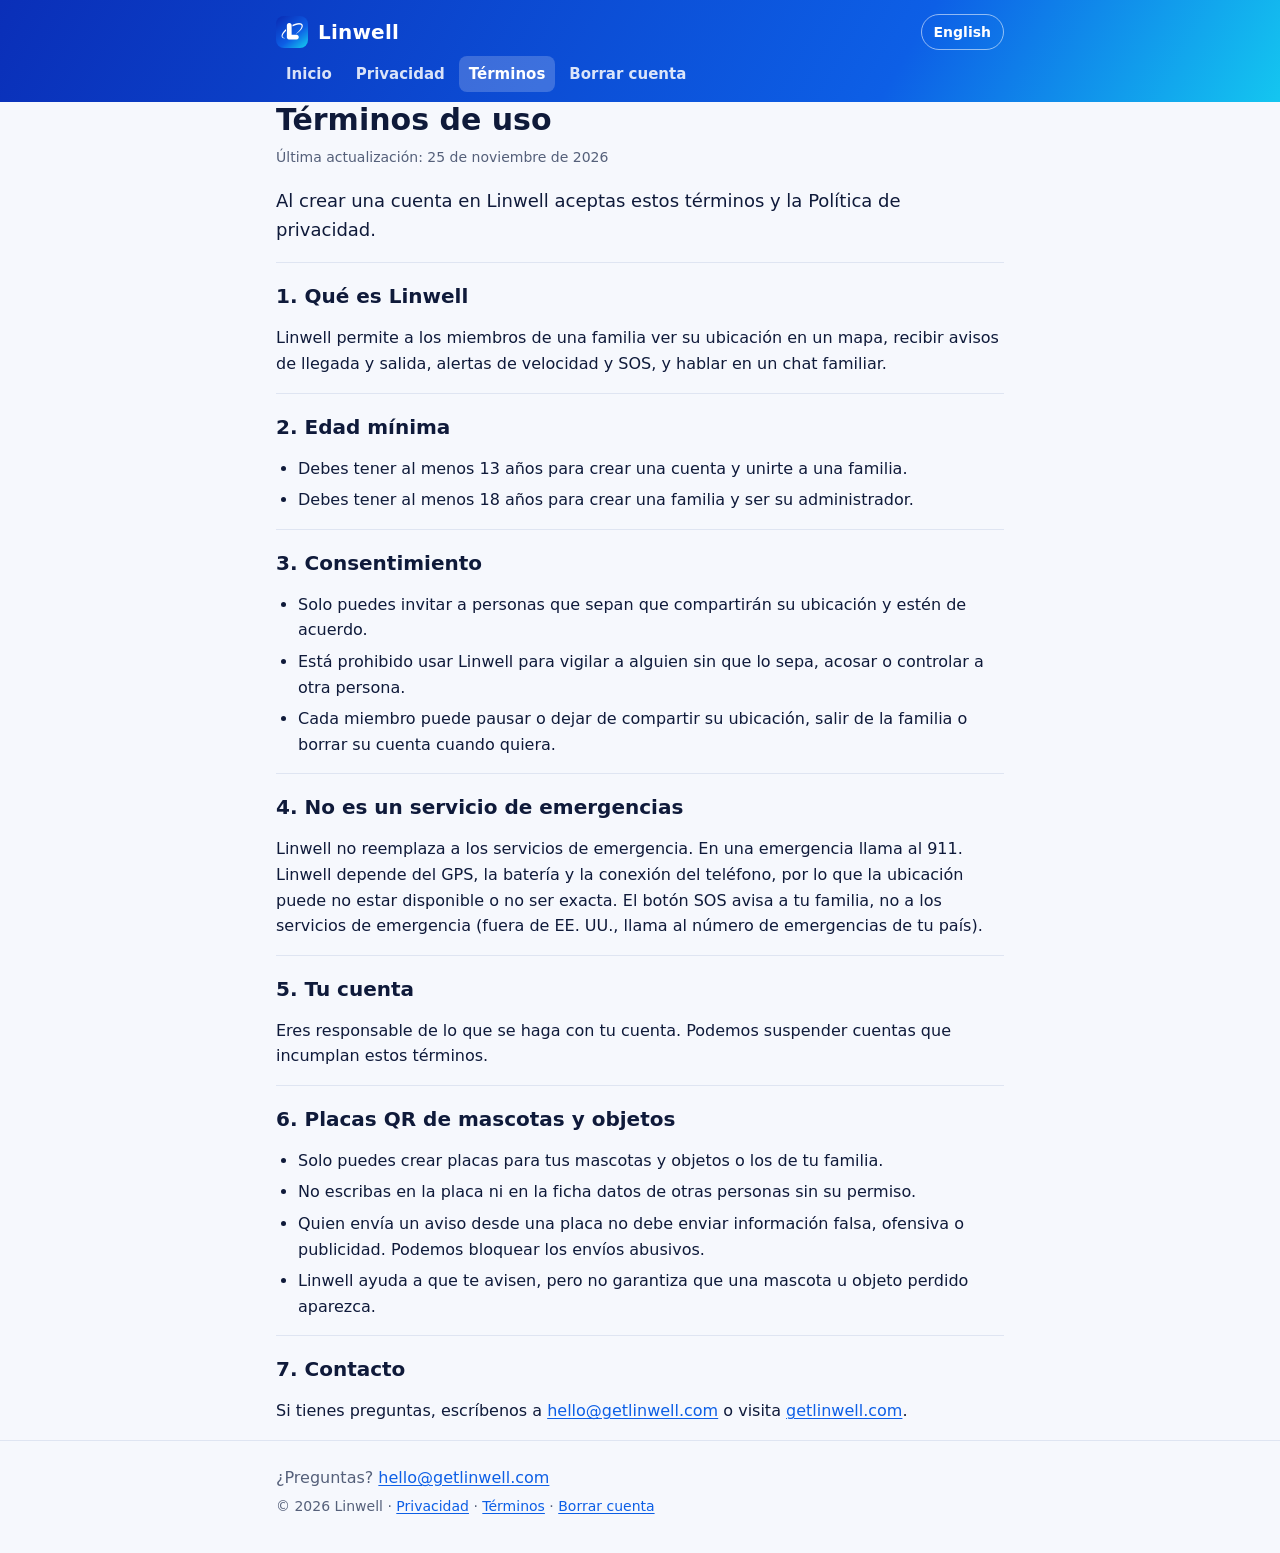
<file: es/terms.html>
<!doctype html>
<html lang="es">
<head>
<meta charset="utf-8">
<meta name="viewport" content="width=device-width, initial-scale=1">
<title>Términos de uso · Linwell</title>
<meta name="description" content="Al crear una cuenta en Linwell aceptas estos términos y la Política de privacidad.">
<link rel="canonical" href="https://getlinwell.com/es/terms.html">
<link rel="alternate" hreflang="en" href="https://getlinwell.com/terms.html">
<link rel="alternate" hreflang="es" href="https://getlinwell.com/es/terms.html">
<link rel="icon" type="image/png" href="../logo.png">
<link rel="stylesheet" href="../style.css">
</head>
<body>
<header class="top">
  <div class="wrap top-in">
    <a class="brand" href="./"><img src="../logo.png" alt="" width="32" height="32">Linwell</a>
    <a class="lang" href="../terms.html" hreflang="en" lang="en">English</a>
  </div>
  <nav class="wrap nav" aria-label="Linwell"><a href="./">Inicio</a><a href="privacy.html">Privacidad</a><a href="terms.html" aria-current="page">Términos</a><a href="delete-account.html">Borrar cuenta</a></nav>
</header>
<main class="wrap">
<article class="doc">
<h1>Términos de uso</h1>
<p class="updated">Última actualización: 25 de noviembre de 2026</p>
<p class="lead">Al crear una cuenta en Linwell aceptas estos términos y la Política de privacidad.</p>
<section><h2>1. Qué es Linwell</h2>
<p>Linwell permite a los miembros de una familia ver su ubicación en un mapa, recibir avisos de llegada y salida, alertas de velocidad y SOS, y hablar en un chat familiar.</p>
</section>
<section><h2>2. Edad mínima</h2>
<ul><li>Debes tener al menos 13 años para crear una cuenta y unirte a una familia.</li><li>Debes tener al menos 18 años para crear una familia y ser su administrador.</li></ul>
</section>
<section><h2>3. Consentimiento</h2>
<ul><li>Solo puedes invitar a personas que sepan que compartirán su ubicación y estén de acuerdo.</li><li>Está prohibido usar Linwell para vigilar a alguien sin que lo sepa, acosar o controlar a otra persona.</li><li>Cada miembro puede pausar o dejar de compartir su ubicación, salir de la familia o borrar su cuenta cuando quiera.</li></ul>
</section>
<section><h2>4. No es un servicio de emergencias</h2>
<p>Linwell no reemplaza a los servicios de emergencia. En una emergencia llama al 911. Linwell depende del GPS, la batería y la conexión del teléfono, por lo que la ubicación puede no estar disponible o no ser exacta. El botón SOS avisa a tu familia, no a los servicios de emergencia (fuera de EE. UU., llama al número de emergencias de tu país).</p>
</section>
<section><h2>5. Tu cuenta</h2>
<p>Eres responsable de lo que se haga con tu cuenta. Podemos suspender cuentas que incumplan estos términos.</p>
</section>
<section><h2>6. Placas QR de mascotas y objetos</h2>
<ul><li>Solo puedes crear placas para tus mascotas y objetos o los de tu familia.</li><li>No escribas en la placa ni en la ficha datos de otras personas sin su permiso.</li><li>Quien envía un aviso desde una placa no debe enviar información falsa, ofensiva o publicidad. Podemos bloquear los envíos abusivos.</li><li>Linwell ayuda a que te avisen, pero no garantiza que una mascota u objeto perdido aparezca.</li></ul>
</section>
<section><h2>7. Contacto</h2>
<p>Si tienes preguntas, escríbenos a <a href="mailto:hello@getlinwell.com">hello@getlinwell.com</a> o visita <a href="https://getlinwell.com/">getlinwell.com</a>.</p>
</section>
</article>
</main>
<footer class="foot">
  <div class="wrap">
    <p>¿Preguntas? <a href="mailto:hello@getlinwell.com">hello@getlinwell.com</a></p>
    <p class="small">© 2026 Linwell · <a href="privacy.html">Privacidad</a> · <a href="terms.html">Términos</a> · <a href="delete-account.html">Borrar cuenta</a></p>
  </div>
</footer>
</body>
</html>
</file>
<file: style.css>
/* Linwell · getlinwell.com — estático, sin dependencias externas */
:root {
  --brand-900: #0A2FB8;
  --brand-600: #0D5FE6;
  --brand-300: #14C6F0;
  --bg: #F6F8FD;
  --surface: #FFFFFF;
  --text: #0F1A3A;
  --muted: #55607A;
  --border: #DFE5F2;
  --link: #0D5FE6;
  --note: #EAF4FF;
  color-scheme: light dark;
}
@media (prefers-color-scheme: dark) {
  :root {
    --bg: #070D24;
    --surface: #0E1736;
    --text: #E8EDFA;
    --muted: #9AA6C4;
    --border: #1F2B52;
    --link: #5CCFF5;
    --note: #10224F;
  }
}

* { box-sizing: border-box; }
html { -webkit-text-size-adjust: 100%; }
body {
  margin: 0;
  background: var(--bg);
  color: var(--text);
  font: 16px/1.6 system-ui, -apple-system, "Segoe UI", Roboto, "Helvetica Neue", Arial, sans-serif;
}
a { color: var(--link); text-underline-offset: 2px; }
a:hover { text-decoration-thickness: 2px; }
.wrap { max-width: 760px; margin: 0 auto; padding: 0 16px; }

/* Cabecera */
.top {
  background: linear-gradient(120deg, var(--brand-900), var(--brand-600) 70%, var(--brand-300));
  color: #fff;
}
.top-in { display: flex; align-items: center; justify-content: space-between; padding-top: 14px; padding-bottom: 6px; }
.brand { display: flex; align-items: center; gap: 10px; color: #fff; text-decoration: none; font-weight: 800; font-size: 20px; letter-spacing: .2px; }
.brand img { border-radius: 8px; }
.lang {
  color: #fff; text-decoration: none; font-weight: 600; font-size: 14px;
  padding: 6px 12px; border: 1px solid rgba(255,255,255,.55); border-radius: 999px;
}
.lang:hover { background: rgba(255,255,255,.15); }
.nav { display: flex; gap: 4px; overflow-x: auto; padding-bottom: 10px; scrollbar-width: none; }
.nav a {
  color: rgba(255,255,255,.85); text-decoration: none; font-size: 15px; font-weight: 600;
  padding: 6px 10px; border-radius: 8px; white-space: nowrap;
}
.nav a:hover { background: rgba(255,255,255,.12); color: #fff; }
.nav a[aria-current="page"] { background: rgba(255,255,255,.2); color: #fff; }

main { padding-top: 28px; padding-bottom: 48px; }
h1 { font-size: 30px; line-height: 1.2; margin: 0 0 8px; }
h2 { font-size: 20px; line-height: 1.3; margin: 32px 0 8px; }
h3 { font-size: 17px; margin: 6px 0 4px; }
.lead { font-size: 18px; color: var(--text); }
.updated { color: var(--muted); font-size: 14px; margin: 0 0 16px; }
ul, ol { padding-left: 22px; }
li { margin: 6px 0; }

/* Inicio */
.hero { text-align: center; padding: 12px 0 8px; }
.hero-logo { border-radius: 26px; box-shadow: 0 12px 32px rgba(10,47,184,.28); }
.hero h1 { font-size: 40px; margin-top: 18px; }
.tagline {
  font-size: 20px; font-weight: 700; margin: 0 0 10px;
  color: var(--brand-600);
}
@media (prefers-color-scheme: dark) { .tagline { color: var(--brand-300); } }
.badge {
  display: inline-block; margin-top: 8px; padding: 10px 18px; border-radius: 999px;
  background: var(--brand-900); color: #fff; font-weight: 700;
}
.grid { list-style: none; padding: 0; margin: 32px 0 0; display: grid; grid-template-columns: 1fr; gap: 12px; }
@media (min-width: 620px) { .grid { grid-template-columns: 1fr 1fr; } }
.card { margin: 0; padding: 18px; background: var(--surface); border: 1px solid var(--border); border-radius: 16px; }
.card p { margin: 0; color: var(--muted); }
.ico { font-size: 26px; }
.panel { margin-top: 28px; padding: 4px 20px 12px; background: var(--surface); border: 1px solid var(--border); border-left: 4px solid var(--brand-300); border-radius: 16px; }
.checks { list-style: none; padding: 0; }
.checks li { padding-left: 28px; position: relative; }
.checks li::before { content: "✓"; position: absolute; left: 4px; color: var(--brand-600); font-weight: 800; }
.doclinks { display: grid; gap: 10px; }
.doclink {
  display: flex; justify-content: space-between; align-items: center;
  padding: 14px 18px; background: var(--surface); border: 1px solid var(--border); border-radius: 14px;
  text-decoration: none; font-weight: 600;
}

/* Documentos */
.doc section { border-top: 1px solid var(--border); }
.doc h2 { margin-top: 20px; }
.steps li::marker { color: var(--brand-600); font-weight: 800; }
.note { background: var(--note); border-radius: 12px; padding: 12px 14px; }
.button {
  display: inline-block; padding: 12px 20px; border-radius: 12px; background: var(--brand-600);
  color: #fff; text-decoration: none; font-weight: 700;
}
.button:hover { background: var(--brand-900); }

/* Pie */
.foot { border-top: 1px solid var(--border); padding: 20px 0 32px; color: var(--muted); }
.foot p { margin: 4px 0; }
.small { font-size: 14px; }
</file>
